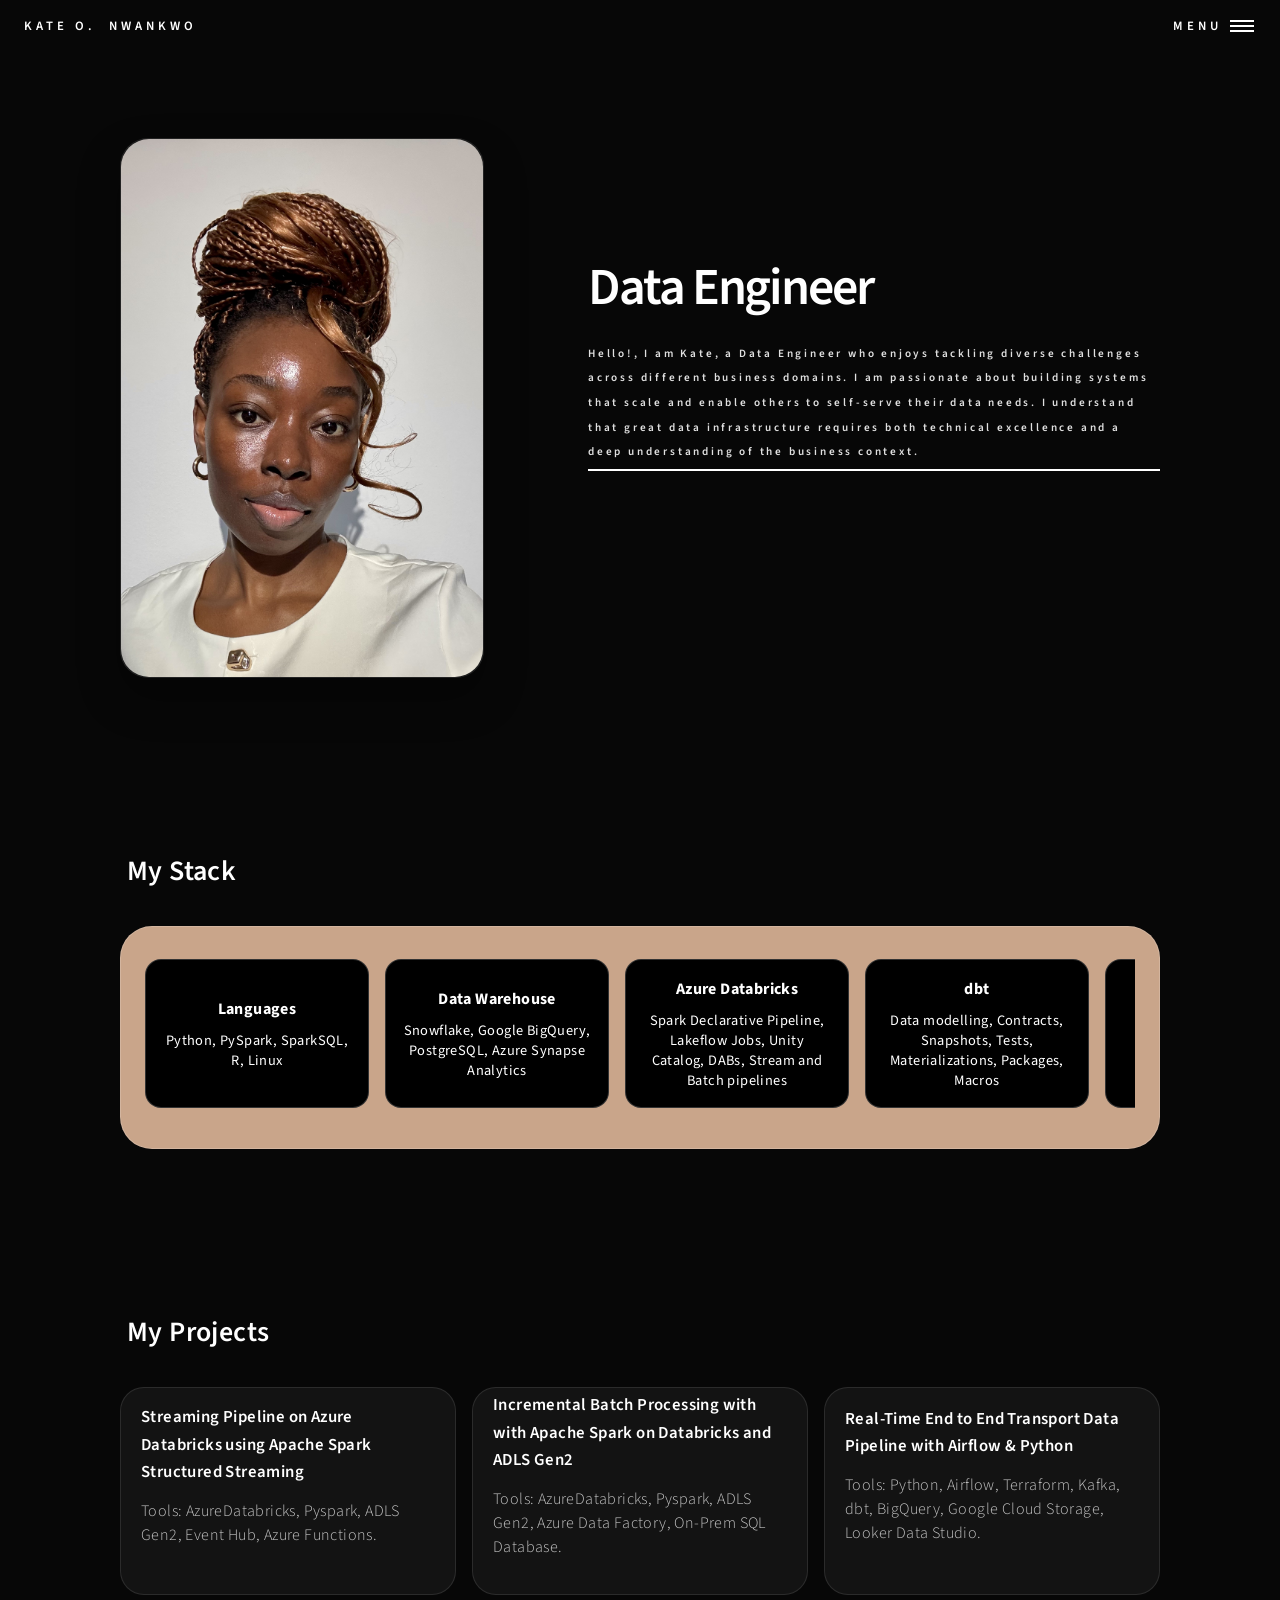
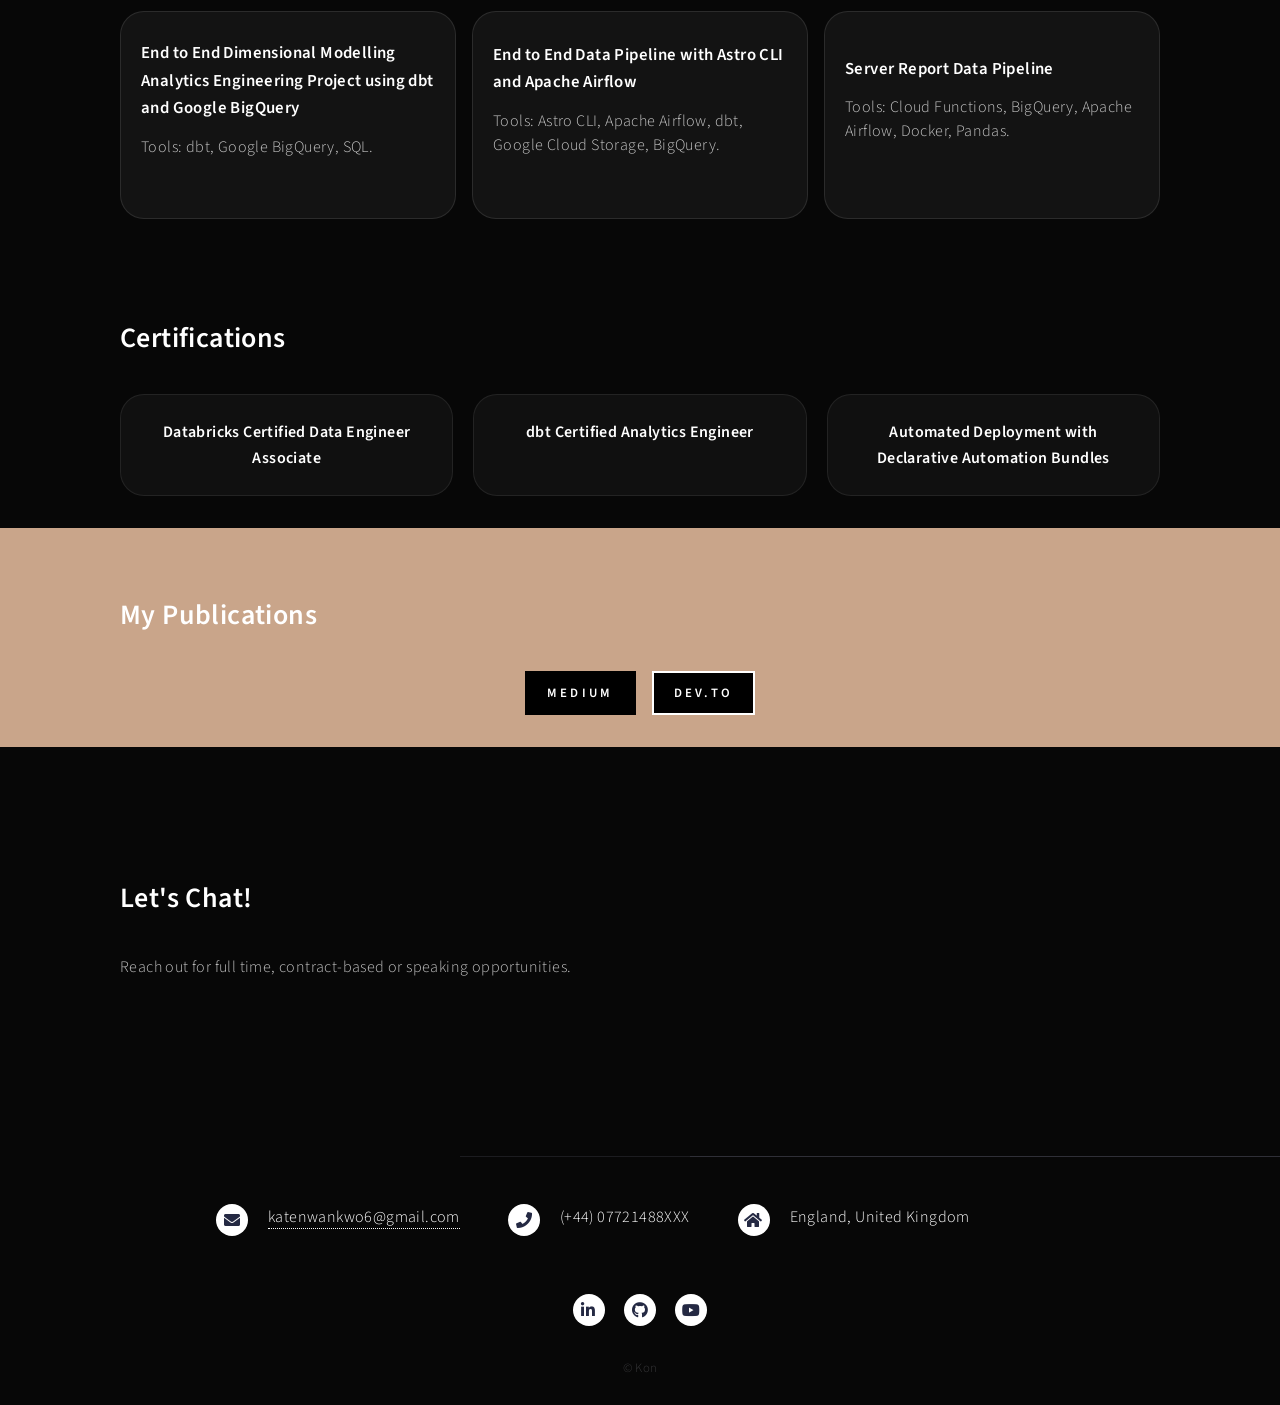
<file: index.html>
<!DOCTYPE HTML>
<!--
	Forty by HTML5 UP
	html5up.net | @ajlkn
	Free for personal and commercial use under the CCA 3.0 license (html5up.net/license)
-->
<html>
	<head>
		<title>Kate O. Nwankwo</title>
		<meta charset="utf-8" />
		<meta name="viewport" content="width=device-width, initial-scale=1, user-scalable=no" />
		<link rel="stylesheet" href="assets/css/main.css" />
		<noscript><link rel="stylesheet" href="assets/css/noscript.css" /></noscript>
	</head>
	<body class="is-preload">

		<!-- Wrapper -->
			<div id="wrapper">

				<!-- Header -->
					<header id="header">
							<a href="index.html" class="logo"><strong>Kate O.</strong> <span>Nwankwo</span></a>
							<nav>
								<a href="#menu">Menu</a>
							</nav>
					</header>
				<!-- Menu -->
					<nav id="menu">
						<ul class="links">
						<li><a href="#stack">My Stack</a></li>
						<li><a href="#portfolio">My Projects</a></li>
						<li><a href="#certifications">Certifications</a></li>
						<li><a href="#publications">My Published work</a></li>
						<li><a href="#contact">Contact me</a></li>
							<!-- <li><a href="Professional Experience.html">Professional Experience</a></li>
							<li><a href="reviews.html">reviews</a></li> -->
						</ul>
						<!-- <ul class="actions stacked">
							<li><a href="#" class="button primary fit">Get Started</a></li>
							<li><a href="#" class="button fit">Log In</a></li>
						</ul> -->
					</nav>

				<!-- Banner -->
					<section id="banner" class="major hero">
						<div class="inner hero-grid">

							<div class="hero-tile long-curved" aria-hidden="true">
								<img src="images/Headshot.jpeg" alt="Headshot" />
							</div>
							<div class="hero-copy">
								<header class="major">
									<h1>Data Engineer</h1>
									<p class="hero-subtitle">Hello!, I am Kate, a Data Engineer 
										                    who enjoys tackling diverse challenges across different business domains. 
															I am passionate about building systems that scale and enable others to self-serve their data needs. 
										                    I understand that great data infrastructure requires both technical excellence and a deep understanding 
															of the business context.</p>
								</header>
								<div class="hero-actions">
									
								</div>
							</div>
							<!-- Long curved square tile beside hero -->
						</div>
						<div class="banner-footer">
							
						</div>
					</section>
					<section id="stack" class="wrapper style1 stack-section">
						<div class="inner">
							<header class="major align-center">
								<h2>My Stack</h2>
							</header>
							<div class="stack-container">
								<div class="stack-track" id="stackTrack">
								<div class="stack-tile">
									<div class="tile-title">Languages</div>
									<p>Python, PySpark, SparkSQL, R, Linux</p>
								</div>
								<div class="stack-tile">
									<div class="tile-title">Data Warehouse</div>
									<p>Snowflake, Google BigQuery, PostgreSQL, Azure Synapse Analytics</p>
								</div>
								<div class="stack-tile">
									<div class="tile-title">Azure Databricks</div>
									<p>Spark Declarative Pipeline, Lakeflow Jobs, Unity Catalog, DABs, Stream and Batch pipelines</p>
								</div>
								<div class="stack-tile">
									<div class="tile-title">dbt</div>
									<p>Data modelling, Contracts, Snapshots, Tests, Materializations, Packages, Macros</p>
								</div>
								<div class="stack-tile">
									<div class="tile-title">Azure</div>
									<p>Azure Data Factory, Azure Data Lake, Azure SQL Databases, Azure Synapse Analytics</p>
								</div>
								<div class="stack-tile">
									<div class="tile-title">GCP</div>
									<p>Google Cloud Storage, BigQuery</p>
								</div>
								<div class="stack-tile">
									<div class="tile-title">DataOps</div>
									<p>GitHub, Terraform, Docker, Apache Airflow</p>
								</div>
							</div>
							</div>
						</div>
					</section>
					<section id="portfolio" class="wrapper style2">
						<div class="inner">
							<header class="major align-center">
								<h2>My Projects</h2>
							</header>
							<div class="project-grid">
							<a href="https://github.com/K-O-N/Streaming-Pipeline-on-Azure-Databricks-using-Event-hub" class="project-card">
								<h3>Streaming Pipeline on Azure Databricks using Apache Spark Structured Streaming</h3>
								<p>Tools: AzureDatabricks, Pyspark, ADLS Gen2, Event Hub, Azure Functions.</p>
							</a>
							<a href="https://github.com/K-O-N/AdventureWorksLT-Data-Lakehouse-Architecture" class="project-card">
								<h3>Incremental Batch Processing with with Apache Spark on Databricks and ADLS Gen2</h3>
								<p>Tools: AzureDatabricks, Pyspark, ADLS Gen2, Azure Data Factory, On-Prem SQL Database.</p>
							</a>
							<a href="https://github.com/K-O-N/TfL-Streaming-Service" class="project-card">
								<h3>Real-Time End to End Transport Data Pipeline with Airflow & Python</h3>
								<p>Tools: Python, Airflow, Terraform, Kafka, dbt, BigQuery, Google Cloud Storage, Looker Data Studio.</p>
							</a>
							<a href="https://github.com/K-O-N/AE_Projects" class="project-card">
								<h3>End to End Dimensional Modelling Analytics Engineering Project using dbt and Google BigQuery</h3>
								<p>Tools: dbt, Google BigQuery, SQL.</p>
							</a>
							<a href="https://github.com/K-O-N/TfL-Streaming-Service" class="project-card">
								<h3>End to End Data Pipeline with Astro CLI and Apache Airflow</h3>
								<p>Tools: Astro CLI, Apache Airflow, dbt, Google Cloud Storage, BigQuery.</p>
							</a>
							<a href="https://github.com/K-O-N/TfL-Streaming-Service" class="project-card">
								<h3>Server Report Data Pipeline</h3>
								<p>Tools: Cloud Functions, BigQuery, Apache Airflow, Docker, Pandas.</p>
							</a>
							</div>
						</div>
					</section>

					<section id="certifications" class="wrapper style1">
						<div class="inner">
							<header class="major">
								<h2>Certifications</h2>
							</header>
							<div class="cert-grid">
								<article class="cert-card"><p>Databricks Certified Data Engineer Associate</p></article>
								<article class="cert-card"><p>dbt Certified Analytics Engineer</p></article>
								<article class="cert-card"><p>Automated Deployment with Declarative Automation Bundles</p></article>
							</div>
						</div>
					</section>

					<section id="publications" class="wrapper style2 pub-section">
						<div class="inner">
							<header class="major">
								<h2>My Publications</h2>
							</header>
							<div class="pub-links">
								<a href="#" class="button primary">Medium</a>
								<a href="#" class="button">Dev.to</a>
							</div>
						</div>
					</section>

					<section id="chat" class="wrapper style1 chat-section">
						<div class="inner">
							<header class="major">
								<h2>Let&#39;s Chat!</h2>
							</header>
							<p>Reach out for full time, contract-based or speaking opportunities.</p>
						</div>
					</section>

			<!-- Contact -->
				<section id="contact">
					<div class="inner">
						<section class="split">
								<section>
									<div class="contact-method">
										<span class="icon solid alt fa-envelope"></span>
										<a href="mailto: katenwankwo6@gmail.com">katenwankwo6@gmail.com</a>
									</div>
								</section>
								<section>
									<div class="contact-method">
										<span class="icon solid alt fa-phone"></span>
										<span>(+44) 07721488XXX</span>
									</div>
								</section>
								<section>
									<div class="contact-method">
										<span class="icon solid alt fa-home"></span>
										<!-- <h3>Location</h3> -->
										<span>England, United Kingdom<br />
									</div>
								</section>
							</section>
						</div>
					</section>

				<!-- Footer -->
					<footer id="footer">
						<div class="inner flex">
							<ul class="icons">
								<!-- <li><a href="#" class="icon brands alt fa-twitter"><span class="label">Twitter</span></a></li>
								<li><a href="#" class="icon brands alt fa-facebook-f"><span class="label">Facebook</span></a></li> -->
								<!-- <li><a href="#" class="icon brands alt fa-instagram"><span class="label">Instagram</span></a></li> -->
								<li><a href="https://www.linkedin.com/in/kate-nwankwo/" class="icon brands alt fa-linkedin-in"><span class="label">LinkedIn</span></a></li>
								<li><a href="https://github.com/K-O-N" class="icon brands alt fa-github"><span class="label">GitHub</span></a></li>
								<li><a href="https://www.youtube.com/@kon.codebase/videos" class="icon brands alt fa-youtube"><span class="label">YouTube</span></a></li>
								<!-- <li><a href="https://www.youtube.com/@kon.designs" class="icon brands alt fa-youtube"><span class="label">YouTube</span></a></li> -->
							</ul>
						</div>

            <div class="inner flex">
							<ul class="copyright">
								<li>&copy; Kon</li>
								<!-- <li>Design: <a href="https://html5up.net">HTML5 UP</a></li> -->
							</ul>
						</div>
					</footer>

			</div>

		<!-- Scripts -->
			<script src="assets/js/jquery.min.js"></script>
			<script src="assets/js/jquery.scrolly.min.js"></script>
			<script src="assets/js/jquery.scrollex.min.js"></script>
			<script src="assets/js/browser.min.js"></script>
			<script src="assets/js/breakpoints.min.js"></script>
			<script src="assets/js/util.js"></script>
			<script src="assets/js/main.js"></script>

	</body>
</html>
</file>
<file: assets/css/noscript.css>
/*
	Forty by HTML5 UP
	html5up.net | @ajlkn
	Free for personal and commercial use under the CCA 3.0 license (html5up.net/license)
*/

/* Banner */

	body.is-preload #banner:after {
		opacity: 0.85;
	}

	body.is-preload #banner > .inner {
		-moz-filter: none;
		-webkit-filter: none;
		-ms-filter: none;
		filter: none;
		-moz-transform: none;
		-webkit-transform: none;
		-ms-transform: none;
		transform: none;
		opacity: 1;
	}
</file>
<file: assets/css/main.css>
@import url(fontawesome-all.min.css);
@import url("https://fonts.googleapis.com/css?family=Source+Sans+Pro:300,300italic,600,600italic");

/*
	Forty by HTML5 UP
	html5up.net | @ajlkn
	Free for personal and commercial use under the CCA 3.0 license (html5up.net/license)
*/

html, body, div, span, applet, object,
iframe, h1, h2, h3, h4, h5, h6, p, blockquote,
pre, a, abbr, acronym, address, big, cite,
code, del, dfn, em, img, ins, kbd, q, s, samp,
small, strike, strong, sub, sup, tt, var, b,
u, i, center, dl, dt, dd, ol, ul, li, fieldset,
form, label, legend, table, caption, tbody,
tfoot, thead, tr, th, td, article, aside,
canvas, details, embed, figure, figcaption,
footer, header, hgroup, menu, nav, output, ruby,
section, summary, time, mark, audio, video {
	margin: 0;
	padding: 0;
	border: 0;
	font-size: 100%;
	font: inherit;
	vertical-align: baseline;}

article, aside, details, figcaption, figure,
footer, header, hgroup, menu, nav, section {
	display: block;}

body {
	line-height: 1;
}

ol, ul {
	list-style: none;
}

blockquote, q {
	quotes: none;
}

	blockquote:before, blockquote:after, q:before, q:after {
		content: '';
		content: none;
	}

table {
	border-collapse: collapse;
	border-spacing: 0;
}

body {
	-webkit-text-size-adjust: none;
}

mark {
	background-color: transparent;
	color: inherit;
}

input::-moz-focus-inner {
	border: 0;
	padding: 0;
}

input, select, textarea {
	-moz-appearance: none;
	-webkit-appearance: none;
	-ms-appearance: none;
	appearance: none;
}

/* Basic */

	@-ms-viewport {
		width: device-width;
	}

	body {
		-ms-overflow-style: scrollbar;
	}

	@media screen and (max-width: 480px) {

		html, body {
			min-width: 320px;
		}

	}

	html {
		box-sizing: border-box;
	}

	*, *:before, *:after {
		box-sizing: inherit;
	}

	body {
		background: #242943;
	}

		body.is-preload *, body.is-preload *:before, body.is-preload *:after {
			-moz-animation: none !important;
			-webkit-animation: none !important;
			-ms-animation: none !important;
			animation: none !important;
			-moz-transition: none !important;
			-webkit-transition: none !important;
			-ms-transition: none !important;
			transition: none !important;
		}

/* Type */

	body, input, select, textarea {
		color: #ffffff;
		font-family: "Source Sans Pro", Helvetica, sans-serif;
		font-size: 17pt;
		font-weight: 300;
		letter-spacing: 0.025em;
		line-height: 1.65;
	}

		@media screen and (max-width: 1680px) {

			body, input, select, textarea {
				font-size: 14pt;
			}

		}

		@media screen and (max-width: 1280px) {

			body, input, select, textarea {
				font-size: 12pt;
			}

		}

		@media screen and (max-width: 360px) {

			body, input, select, textarea {
				font-size: 11pt;
			}

		}

	a {
		-moz-transition: color 0.2s ease-in-out, border-bottom-color 0.2s ease-in-out;
		-webkit-transition: color 0.2s ease-in-out, border-bottom-color 0.2s ease-in-out;
		-ms-transition: color 0.2s ease-in-out, border-bottom-color 0.2s ease-in-out;
		transition: color 0.2s ease-in-out, border-bottom-color 0.2s ease-in-out;
		border-bottom: dotted 1px;
		color: inherit;
		text-decoration: none;
	}

		a:hover {
			border-bottom-color: transparent;
			color: #9bf1ff !important;
		}

		a:active {
			color: #53e3fb !important;
		}

	strong, b {
		color: #ffffff;
		font-weight: 600;
	}

	em, i {
		font-style: italic;
	}

	p {
		margin: 0 0 2em 0;
	}

	h1, h2, h3, h4, h5, h6 {
		color: #ffffff;
		font-weight: 600;
		line-height: 1.65;
		margin: 0 0 1em 0;
	}

		h1 a, h2 a, h3 a, h4 a, h5 a, h6 a {
			color: inherit;
			border-bottom: 0;
		}

	h1 {
		font-size: 2.5em;
	}

	h2 {
		font-size: 1.75em;
	}

	h3 {
		font-size: 1.35em;
	}

	h4 {
		font-size: 1.1em;
	}

	h5 {
		font-size: 0.9em;
	}

	h6 {
		font-size: 0.7em;
	}

	@media screen and (max-width: 736px) {

		h1 {
			font-size: 2em;
		}

		h2 {
			font-size: 1.5em;
		}

		h3 {
			font-size: 1.25em;
		}

	}

	sub {
		font-size: 0.8em;
		position: relative;
		top: 0.5em;
	}

	sup {
		font-size: 0.8em;
		position: relative;
		top: -0.5em;
	}

	blockquote {
		border-left: solid 4px rgba(212, 212, 255, 0.1);
		font-style: italic;
		margin: 0 0 2em 0;
		padding: 0.5em 0 0.5em 2em;
	}

	code {
		background: rgba(212, 212, 255, 0.035);
		font-family: "Courier New", monospace;
		font-size: 0.9em;
		margin: 0 0.25em;
		padding: 0.25em 0.65em;
	}

	pre {
		-webkit-overflow-scrolling: touch;
		font-family: "Courier New", monospace;
		font-size: 0.9em;
		margin: 0 0 2em 0;
	}

		pre code {
			display: block;
			line-height: 1.75;
			padding: 1em 1.5em;
			overflow-x: auto;
		}

	hr {
		border: 0;
		border-bottom: solid 1px rgba(212, 212, 255, 0.1);
		margin: 2em 0;
	}

		hr.major {
			margin: 3em 0;
		}

	.align-left {
		text-align: left;
	}

	.align-center {
		text-align: center;
	}

	.align-right {
		text-align: right;
	}

/* Row */

	.row {
		display: flex;
		flex-wrap: wrap;
		box-sizing: border-box;
		align-items: stretch;
	}

		.row > * {
			box-sizing: border-box;
		}

		.row.gtr-uniform > * > :last-child {
			margin-bottom: 0;
		}

		.row.aln-left {
			justify-content: flex-start;
		}

		.row.aln-center {
			justify-content: center;
		}

		.row.aln-right {
			justify-content: flex-end;
		}

		.row.aln-top {
			align-items: flex-start;
		}

		.row.aln-middle {
			align-items: center;
		}

		.row.aln-bottom {
			align-items: flex-end;
		}

		.row > .imp {
			order: -1;
		}

		.row > .col-1 {
			width: 8.33333%;
		}

		.row > .off-1 {
			margin-left: 8.33333%;
		}

		.row > .col-2 {
			width: 16.66667%;
		}

		.row > .off-2 {
			margin-left: 16.66667%;
		}

		.row > .col-3 {
			width: 25%;
		}

		.row > .off-3 {
			margin-left: 25%;
		}

		.row > .col-4 {
			width: 33.33333%;
		}

		.row > .off-4 {
			margin-left: 33.33333%;
		}

		.row > .col-5 {
			width: 41.66667%;
		}

		.row > .off-5 {
			margin-left: 41.66667%;
		}

		.row > .col-6 {
			width: 50%;
		}

		.row > .off-6 {
			margin-left: 50%;
		}

		.row > .col-7 {
			width: 58.33333%;
		}

		.row > .off-7 {
			margin-left: 58.33333%;
		}

		.row > .col-8 {
			width: 66.66667%;
		}

		.row > .off-8 {
			margin-left: 66.66667%;
		}

		.row > .col-9 {
			width: 75%;
		}

		.row > .off-9 {
			margin-left: 75%;
		}

		.row > .col-10 {
			width: 83.33333%;
		}

		.row > .off-10 {
			margin-left: 83.33333%;
		}

		.row > .col-11 {
			width: 91.66667%;
		}

		.row > .off-11 {
			margin-left: 91.66667%;
		}

		.row > .col-12 {
			width: 100%;
		}

		.row > .off-12 {
			margin-left: 100%;
		}

		.row.gtr-0 {
			margin-top: 0;
			margin-left: 0em;
		}

			.row.gtr-0 > * {
				padding: 0 0 0 0em;
			}

			.row.gtr-0.gtr-uniform {
				margin-top: 0em;
			}

				.row.gtr-0.gtr-uniform > * {
					padding-top: 0em;
				}

		.row.gtr-25 {
			margin-top: 0;
			margin-left: -0.5em;
		}

			.row.gtr-25 > * {
				padding: 0 0 0 0.5em;
			}

			.row.gtr-25.gtr-uniform {
				margin-top: -0.5em;
			}

				.row.gtr-25.gtr-uniform > * {
					padding-top: 0.5em;
				}

		.row.gtr-50 {
			margin-top: 0;
			margin-left: -1em;
		}

			.row.gtr-50 > * {
				padding: 0 0 0 1em;
			}

			.row.gtr-50.gtr-uniform {
				margin-top: -1em;
			}

				.row.gtr-50.gtr-uniform > * {
					padding-top: 1em;
				}

		.row {
			margin-top: 0;
			margin-left: -2em;
		}

			.row > * {
				padding: 0 0 0 2em;
			}

			.row.gtr-uniform {
				margin-top: -2em;
			}

				.row.gtr-uniform > * {
					padding-top: 2em;
				}

		.row.gtr-150 {
			margin-top: 0;
			margin-left: -3em;
		}

			.row.gtr-150 > * {
				padding: 0 0 0 3em;
			}

			.row.gtr-150.gtr-uniform {
				margin-top: -3em;
			}

				.row.gtr-150.gtr-uniform > * {
					padding-top: 3em;
				}

		.row.gtr-200 {
			margin-top: 0;
			margin-left: -4em;
		}

			.row.gtr-200 > * {
				padding: 0 0 0 4em;
			}

			.row.gtr-200.gtr-uniform {
				margin-top: -4em;
			}

				.row.gtr-200.gtr-uniform > * {
					padding-top: 4em;
				}

		@media screen and (max-width: 1680px) {

			.row {
				display: flex;
				flex-wrap: wrap;
				box-sizing: border-box;
				align-items: stretch;
			}

				.row > * {
					box-sizing: border-box;
				}

				.row.gtr-uniform > * > :last-child {
					margin-bottom: 0;
				}

				.row.aln-left {
					justify-content: flex-start;
				}

				.row.aln-center {
					justify-content: center;
				}

				.row.aln-right {
					justify-content: flex-end;
				}

				.row.aln-top {
					align-items: flex-start;
				}

				.row.aln-middle {
					align-items: center;
				}

				.row.aln-bottom {
					align-items: flex-end;
				}

				.row > .imp-xlarge {
					order: -1;
				}

				.row > .col-1-xlarge {
					width: 8.33333%;
				}

				.row > .off-1-xlarge {
					margin-left: 8.33333%;
				}

				.row > .col-2-xlarge {
					width: 16.66667%;
				}

				.row > .off-2-xlarge {
					margin-left: 16.66667%;
				}

				.row > .col-3-xlarge {
					width: 25%;
				}

				.row > .off-3-xlarge {
					margin-left: 25%;
				}

				.row > .col-4-xlarge {
					width: 33.33333%;
				}

				.row > .off-4-xlarge {
					margin-left: 33.33333%;
				}

				.row > .col-5-xlarge {
					width: 41.66667%;
				}

				.row > .off-5-xlarge {
					margin-left: 41.66667%;
				}

				.row > .col-6-xlarge {
					width: 50%;
				}

				.row > .off-6-xlarge {
					margin-left: 50%;
				}

				.row > .col-7-xlarge {
					width: 58.33333%;
				}

				.row > .off-7-xlarge {
					margin-left: 58.33333%;
				}

				.row > .col-8-xlarge {
					width: 66.66667%;
				}

				.row > .off-8-xlarge {
					margin-left: 66.66667%;
				}

				.row > .col-9-xlarge {
					width: 75%;
				}

				.row > .off-9-xlarge {
					margin-left: 75%;
				}

				.row > .col-10-xlarge {
					width: 83.33333%;
				}

				.row > .off-10-xlarge {
					margin-left: 83.33333%;
				}

				.row > .col-11-xlarge {
					width: 91.66667%;
				}

				.row > .off-11-xlarge {
					margin-left: 91.66667%;
				}

				.row > .col-12-xlarge {
					width: 100%;
				}

				.row > .off-12-xlarge {
					margin-left: 100%;
				}

				.row.gtr-0 {
					margin-top: 0;
					margin-left: 0em;
				}

					.row.gtr-0 > * {
						padding: 0 0 0 0em;
					}

					.row.gtr-0.gtr-uniform {
						margin-top: 0em;
					}

						.row.gtr-0.gtr-uniform > * {
							padding-top: 0em;
						}

				.row.gtr-25 {
					margin-top: 0;
					margin-left: -0.5em;
				}

					.row.gtr-25 > * {
						padding: 0 0 0 0.5em;
					}

					.row.gtr-25.gtr-uniform {
						margin-top: -0.5em;
					}

						.row.gtr-25.gtr-uniform > * {
							padding-top: 0.5em;
						}

				.row.gtr-50 {
					margin-top: 0;
					margin-left: -1em;
				}

					.row.gtr-50 > * {
						padding: 0 0 0 1em;
					}

					.row.gtr-50.gtr-uniform {
						margin-top: -1em;
					}

						.row.gtr-50.gtr-uniform > * {
							padding-top: 1em;
						}

				.row {
					margin-top: 0;
					margin-left: -2em;
				}

					.row > * {
						padding: 0 0 0 2em;
					}

					.row.gtr-uniform {
						margin-top: -2em;
					}

						.row.gtr-uniform > * {
							padding-top: 2em;
						}

				.row.gtr-150 {
					margin-top: 0;
					margin-left: -3em;
				}

					.row.gtr-150 > * {
						padding: 0 0 0 3em;
					}

					.row.gtr-150.gtr-uniform {
						margin-top: -3em;
					}

						.row.gtr-150.gtr-uniform > * {
							padding-top: 3em;
						}

				.row.gtr-200 {
					margin-top: 0;
					margin-left: -4em;
				}

					.row.gtr-200 > * {
						padding: 0 0 0 4em;
					}

					.row.gtr-200.gtr-uniform {
						margin-top: -4em;
					}

						.row.gtr-200.gtr-uniform > * {
							padding-top: 4em;
						}

		}

		@media screen and (max-width: 1280px) {

			.row {
				display: flex;
				flex-wrap: wrap;
				box-sizing: border-box;
				align-items: stretch;
			}

				.row > * {
					box-sizing: border-box;
				}

				.row.gtr-uniform > * > :last-child {
					margin-bottom: 0;
				}

				.row.aln-left {
					justify-content: flex-start;
				}

				.row.aln-center {
					justify-content: center;
				}

				.row.aln-right {
					justify-content: flex-end;
				}

				.row.aln-top {
					align-items: flex-start;
				}

				.row.aln-middle {
					align-items: center;
				}

				.row.aln-bottom {
					align-items: flex-end;
				}

				.row > .imp-large {
					order: -1;
				}

				.row > .col-1-large {
					width: 8.33333%;
				}

				.row > .off-1-large {
					margin-left: 8.33333%;
				}

				.row > .col-2-large {
					width: 16.66667%;
				}

				.row > .off-2-large {
					margin-left: 16.66667%;
				}

				.row > .col-3-large {
					width: 25%;
				}

				.row > .off-3-large {
					margin-left: 25%;
				}

				.row > .col-4-large {
					width: 33.33333%;
				}

				.row > .off-4-large {
					margin-left: 33.33333%;
				}

				.row > .col-5-large {
					width: 41.66667%;
				}

				.row > .off-5-large {
					margin-left: 41.66667%;
				}

				.row > .col-6-large {
					width: 50%;
				}

				.row > .off-6-large {
					margin-left: 50%;
				}

				.row > .col-7-large {
					width: 58.33333%;
				}

				.row > .off-7-large {
					margin-left: 58.33333%;
				}

				.row > .col-8-large {
					width: 66.66667%;
				}

				.row > .off-8-large {
					margin-left: 66.66667%;
				}

				.row > .col-9-large {
					width: 75%;
				}

				.row > .off-9-large {
					margin-left: 75%;
				}

				.row > .col-10-large {
					width: 83.33333%;
				}

				.row > .off-10-large {
					margin-left: 83.33333%;
				}

				.row > .col-11-large {
					width: 91.66667%;
				}

				.row > .off-11-large {
					margin-left: 91.66667%;
				}

				.row > .col-12-large {
					width: 100%;
				}

				.row > .off-12-large {
					margin-left: 100%;
				}

				.row.gtr-0 {
					margin-top: 0;
					margin-left: 0em;
				}

					.row.gtr-0 > * {
						padding: 0 0 0 0em;
					}

					.row.gtr-0.gtr-uniform {
						margin-top: 0em;
					}

						.row.gtr-0.gtr-uniform > * {
							padding-top: 0em;
						}

				.row.gtr-25 {
					margin-top: 0;
					margin-left: -0.375em;
				}

					.row.gtr-25 > * {
						padding: 0 0 0 0.375em;
					}

					.row.gtr-25.gtr-uniform {
						margin-top: -0.375em;
					}

						.row.gtr-25.gtr-uniform > * {
							padding-top: 0.375em;
						}

				.row.gtr-50 {
					margin-top: 0;
					margin-left: -0.75em;
				}

					.row.gtr-50 > * {
						padding: 0 0 0 0.75em;
					}

					.row.gtr-50.gtr-uniform {
						margin-top: -0.75em;
					}

						.row.gtr-50.gtr-uniform > * {
							padding-top: 0.75em;
						}

				.row {
					margin-top: 0;
					margin-left: -1.5em;
				}

					.row > * {
						padding: 0 0 0 1.5em;
					}

					.row.gtr-uniform {
						margin-top: -1.5em;
					}

						.row.gtr-uniform > * {
							padding-top: 1.5em;
						}

				.row.gtr-150 {
					margin-top: 0;
					margin-left: -2.25em;
				}

					.row.gtr-150 > * {
						padding: 0 0 0 2.25em;
					}

					.row.gtr-150.gtr-uniform {
						margin-top: -2.25em;
					}

						.row.gtr-150.gtr-uniform > * {
							padding-top: 2.25em;
						}

				.row.gtr-200 {
					margin-top: 0;
					margin-left: -3em;
				}

					.row.gtr-200 > * {
						padding: 0 0 0 3em;
					}

					.row.gtr-200.gtr-uniform {
						margin-top: -3em;
					}

						.row.gtr-200.gtr-uniform > * {
							padding-top: 3em;
						}

		}

		@media screen and (max-width: 980px) {

			.row {
				display: flex;
				flex-wrap: wrap;
				box-sizing: border-box;
				align-items: stretch;
			}

				.row > * {
					box-sizing: border-box;
				}

				.row.gtr-uniform > * > :last-child {
					margin-bottom: 0;
				}

				.row.aln-left {
					justify-content: flex-start;
				}

				.row.aln-center {
					justify-content: center;
				}

				.row.aln-right {
					justify-content: flex-end;
				}

				.row.aln-top {
					align-items: flex-start;
				}

				.row.aln-middle {
					align-items: center;
				}

				.row.aln-bottom {
					align-items: flex-end;
				}

				.row > .imp-medium {
					order: -1;
				}

				.row > .col-1-medium {
					width: 8.33333%;
				}

				.row > .off-1-medium {
					margin-left: 8.33333%;
				}

				.row > .col-2-medium {
					width: 16.66667%;
				}

				.row > .off-2-medium {
					margin-left: 16.66667%;
				}

				.row > .col-3-medium {
					width: 25%;
				}

				.row > .off-3-medium {
					margin-left: 25%;
				}

				.row > .col-4-medium {
					width: 33.33333%;
				}

				.row > .off-4-medium {
					margin-left: 33.33333%;
				}

				.row > .col-5-medium {
					width: 41.66667%;
				}

				.row > .off-5-medium {
					margin-left: 41.66667%;
				}

				.row > .col-6-medium {
					width: 50%;
				}

				.row > .off-6-medium {
					margin-left: 50%;
				}

				.row > .col-7-medium {
					width: 58.33333%;
				}

				.row > .off-7-medium {
					margin-left: 58.33333%;
				}

				.row > .col-8-medium {
					width: 66.66667%;
				}

				.row > .off-8-medium {
					margin-left: 66.66667%;
				}

				.row > .col-9-medium {
					width: 75%;
				}

				.row > .off-9-medium {
					margin-left: 75%;
				}

				.row > .col-10-medium {
					width: 83.33333%;
				}

				.row > .off-10-medium {
					margin-left: 83.33333%;
				}

				.row > .col-11-medium {
					width: 91.66667%;
				}

				.row > .off-11-medium {
					margin-left: 91.66667%;
				}

				.row > .col-12-medium {
					width: 100%;
				}

				.row > .off-12-medium {
					margin-left: 100%;
				}

				.row.gtr-0 {
					margin-top: 0;
					margin-left: 0em;
				}

					.row.gtr-0 > * {
						padding: 0 0 0 0em;
					}

					.row.gtr-0.gtr-uniform {
						margin-top: 0em;
					}

						.row.gtr-0.gtr-uniform > * {
							padding-top: 0em;
						}

				.row.gtr-25 {
					margin-top: 0;
					margin-left: -0.375em;
				}

					.row.gtr-25 > * {
						padding: 0 0 0 0.375em;
					}

					.row.gtr-25.gtr-uniform {
						margin-top: -0.375em;
					}

						.row.gtr-25.gtr-uniform > * {
							padding-top: 0.375em;
						}

				.row.gtr-50 {
					margin-top: 0;
					margin-left: -0.75em;
				}

					.row.gtr-50 > * {
						padding: 0 0 0 0.75em;
					}

					.row.gtr-50.gtr-uniform {
						margin-top: -0.75em;
					}

						.row.gtr-50.gtr-uniform > * {
							padding-top: 0.75em;
						}

				.row {
					margin-top: 0;
					margin-left: -1.5em;
				}

					.row > * {
						padding: 0 0 0 1.5em;
					}

					.row.gtr-uniform {
						margin-top: -1.5em;
					}

						.row.gtr-uniform > * {
							padding-top: 1.5em;
						}

				.row.gtr-150 {
					margin-top: 0;
					margin-left: -2.25em;
				}

					.row.gtr-150 > * {
						padding: 0 0 0 2.25em;
					}

					.row.gtr-150.gtr-uniform {
						margin-top: -2.25em;
					}

						.row.gtr-150.gtr-uniform > * {
							padding-top: 2.25em;
						}

				.row.gtr-200 {
					margin-top: 0;
					margin-left: -3em;
				}

					.row.gtr-200 > * {
						padding: 0 0 0 3em;
					}

					.row.gtr-200.gtr-uniform {
						margin-top: -3em;
					}

						.row.gtr-200.gtr-uniform > * {
							padding-top: 3em;
						}

		}

		@media screen and (max-width: 736px) {

			.row {
				display: flex;
				flex-wrap: wrap;
				box-sizing: border-box;
				align-items: stretch;
			}

				.row > * {
					box-sizing: border-box;
				}

				.row.gtr-uniform > * > :last-child {
					margin-bottom: 0;
				}

				.row.aln-left {
					justify-content: flex-start;
				}

				.row.aln-center {
					justify-content: center;
				}

				.row.aln-right {
					justify-content: flex-end;
				}

				.row.aln-top {
					align-items: flex-start;
				}

				.row.aln-middle {
					align-items: center;
				}

				.row.aln-bottom {
					align-items: flex-end;
				}

				.row > .imp-small {
					order: -1;
				}

				.row > .col-1-small {
					width: 8.33333%;
				}

				.row > .off-1-small {
					margin-left: 8.33333%;
				}

				.row > .col-2-small {
					width: 16.66667%;
				}

				.row > .off-2-small {
					margin-left: 16.66667%;
				}

				.row > .col-3-small {
					width: 25%;
				}

				.row > .off-3-small {
					margin-left: 25%;
				}

				.row > .col-4-small {
					width: 33.33333%;
				}

				.row > .off-4-small {
					margin-left: 33.33333%;
				}

				.row > .col-5-small {
					width: 41.66667%;
				}

				.row > .off-5-small {
					margin-left: 41.66667%;
				}

				.row > .col-6-small {
					width: 50%;
				}

				.row > .off-6-small {
					margin-left: 50%;
				}

				.row > .col-7-small {
					width: 58.33333%;
				}

				.row > .off-7-small {
					margin-left: 58.33333%;
				}

				.row > .col-8-small {
					width: 66.66667%;
				}

				.row > .off-8-small {
					margin-left: 66.66667%;
				}

				.row > .col-9-small {
					width: 75%;
				}

				.row > .off-9-small {
					margin-left: 75%;
				}

				.row > .col-10-small {
					width: 83.33333%;
				}

				.row > .off-10-small {
					margin-left: 83.33333%;
				}

				.row > .col-11-small {
					width: 91.66667%;
				}

				.row > .off-11-small {
					margin-left: 91.66667%;
				}

				.row > .col-12-small {
					width: 100%;
				}

				.row > .off-12-small {
					margin-left: 100%;
				}

				.row.gtr-0 {
					margin-top: 0;
					margin-left: 0em;
				}

					.row.gtr-0 > * {
						padding: 0 0 0 0em;
					}

					.row.gtr-0.gtr-uniform {
						margin-top: 0em;
					}

						.row.gtr-0.gtr-uniform > * {
							padding-top: 0em;
						}

				.row.gtr-25 {
					margin-top: 0;
					margin-left: -0.3125em;
				}

					.row.gtr-25 > * {
						padding: 0 0 0 0.3125em;
					}

					.row.gtr-25.gtr-uniform {
						margin-top: -0.3125em;
					}

						.row.gtr-25.gtr-uniform > * {
							padding-top: 0.3125em;
						}

				.row.gtr-50 {
					margin-top: 0;
					margin-left: -0.625em;
				}

					.row.gtr-50 > * {
						padding: 0 0 0 0.625em;
					}

					.row.gtr-50.gtr-uniform {
						margin-top: -0.625em;
					}

						.row.gtr-50.gtr-uniform > * {
							padding-top: 0.625em;
						}

				.row {
					margin-top: 0;
					margin-left: -1.25em;
				}

					.row > * {
						padding: 0 0 0 1.25em;
					}

					.row.gtr-uniform {
						margin-top: -1.25em;
					}

						.row.gtr-uniform > * {
							padding-top: 1.25em;
						}

				.row.gtr-150 {
					margin-top: 0;
					margin-left: -1.875em;
				}

					.row.gtr-150 > * {
						padding: 0 0 0 1.875em;
					}

					.row.gtr-150.gtr-uniform {
						margin-top: -1.875em;
					}

						.row.gtr-150.gtr-uniform > * {
							padding-top: 1.875em;
						}

				.row.gtr-200 {
					margin-top: 0;
					margin-left: -2.5em;
				}

					.row.gtr-200 > * {
						padding: 0 0 0 2.5em;
					}

					.row.gtr-200.gtr-uniform {
						margin-top: -2.5em;
					}

						.row.gtr-200.gtr-uniform > * {
							padding-top: 2.5em;
						}

		}

		@media screen and (max-width: 480px) {

			.row {
				display: flex;
				flex-wrap: wrap;
				box-sizing: border-box;
				align-items: stretch;
			}

				.row > * {
					box-sizing: border-box;
				}

				.row.gtr-uniform > * > :last-child {
					margin-bottom: 0;
				}

				.row.aln-left {
					justify-content: flex-start;
				}

				.row.aln-center {
					justify-content: center;
				}

				.row.aln-right {
					justify-content: flex-end;
				}

				.row.aln-top {
					align-items: flex-start;
				}

				.row.aln-middle {
					align-items: center;
				}

				.row.aln-bottom {
					align-items: flex-end;
				}

				.row > .imp-xsmall {
					order: -1;
				}

				.row > .col-1-xsmall {
					width: 8.33333%;
				}

				.row > .off-1-xsmall {
					margin-left: 8.33333%;
				}

				.row > .col-2-xsmall {
					width: 16.66667%;
				}

				.row > .off-2-xsmall {
					margin-left: 16.66667%;
				}

				.row > .col-3-xsmall {
					width: 25%;
				}

				.row > .off-3-xsmall {
					margin-left: 25%;
				}

				.row > .col-4-xsmall {
					width: 33.33333%;
				}

				.row > .off-4-xsmall {
					margin-left: 33.33333%;
				}

				.row > .col-5-xsmall {
					width: 41.66667%;
				}

				.row > .off-5-xsmall {
					margin-left: 41.66667%;
				}

				.row > .col-6-xsmall {
					width: 50%;
				}

				.row > .off-6-xsmall {
					margin-left: 50%;
				}

				.row > .col-7-xsmall {
					width: 58.33333%;
				}

				.row > .off-7-xsmall {
					margin-left: 58.33333%;
				}

				.row > .col-8-xsmall {
					width: 66.66667%;
				}

				.row > .off-8-xsmall {
					margin-left: 66.66667%;
				}

				.row > .col-9-xsmall {
					width: 75%;
				}

				.row > .off-9-xsmall {
					margin-left: 75%;
				}

				.row > .col-10-xsmall {
					width: 83.33333%;
				}

				.row > .off-10-xsmall {
					margin-left: 83.33333%;
				}

				.row > .col-11-xsmall {
					width: 91.66667%;
				}

				.row > .off-11-xsmall {
					margin-left: 91.66667%;
				}

				.row > .col-12-xsmall {
					width: 100%;
				}

				.row > .off-12-xsmall {
					margin-left: 100%;
				}

				.row.gtr-0 {
					margin-top: 0;
					margin-left: 0em;
				}

					.row.gtr-0 > * {
						padding: 0 0 0 0em;
					}

					.row.gtr-0.gtr-uniform {
						margin-top: 0em;
					}

						.row.gtr-0.gtr-uniform > * {
							padding-top: 0em;
						}

				.row.gtr-25 {
					margin-top: 0;
					margin-left: -0.3125em;
				}

					.row.gtr-25 > * {
						padding: 0 0 0 0.3125em;
					}

					.row.gtr-25.gtr-uniform {
						margin-top: -0.3125em;
					}

						.row.gtr-25.gtr-uniform > * {
							padding-top: 0.3125em;
						}

				.row.gtr-50 {
					margin-top: 0;
					margin-left: -0.625em;
				}

					.row.gtr-50 > * {
						padding: 0 0 0 0.625em;
					}

					.row.gtr-50.gtr-uniform {
						margin-top: -0.625em;
					}

						.row.gtr-50.gtr-uniform > * {
							padding-top: 0.625em;
						}

				.row {
					margin-top: 0;
					margin-left: -1.25em;
				}

					.row > * {
						padding: 0 0 0 1.25em;
					}

					.row.gtr-uniform {
						margin-top: -1.25em;
					}

						.row.gtr-uniform > * {
							padding-top: 1.25em;
						}

				.row.gtr-150 {
					margin-top: 0;
					margin-left: -1.875em;
				}

					.row.gtr-150 > * {
						padding: 0 0 0 1.875em;
					}

					.row.gtr-150.gtr-uniform {
						margin-top: -1.875em;
					}

						.row.gtr-150.gtr-uniform > * {
							padding-top: 1.875em;
						}

				.row.gtr-200 {
					margin-top: 0;
					margin-left: -2.5em;
				}

					.row.gtr-200 > * {
						padding: 0 0 0 2.5em;
					}

					.row.gtr-200.gtr-uniform {
						margin-top: -2.5em;
					}

						.row.gtr-200.gtr-uniform > * {
							padding-top: 2.5em;
						}

		}

/* Section/Article */

	section.special, article.special {
		text-align: center;
	}

	header.major {
		width: -moz-max-content;
		width: -webkit-max-content;
		width: -ms-max-content;
		width: max-content;
		margin-bottom: 2em;
	}

		header.major > :first-child {
			margin-bottom: 0;
			width: calc(100% + 0.5em);
		}

			header.major > :nth-child(2):after {
				content: '';
				background-color: #ffffff;
				display: block;
				height: 2px;
				margin: 0.325em 0 0.5em 0;
				width: 100%;
			}

		header.major > p {
			font-size: 0.7em;
			font-weight: 600;
			letter-spacing: 0.25em;
			margin-bottom: 0;
			text-transform: uppercase;
		}

		body.is-ie header.major > :nth-child(2):after {
			max-width: 9em;
		}

		body.is-ie header.major > h1:after {
			max-width: 100% !important;
		}

	@media screen and (max-width: 736px) {

		header.major > p br {
			display: none;
		}

	}

/* Form */

	form {
		margin: 0 0 2em 0;
	}

		form > :last-child {
			margin-bottom: 0;
		}

		form > .fields {
			display: -moz-flex;
			display: -webkit-flex;
			display: -ms-flex;
			display: flex;
			-moz-flex-wrap: wrap;
			-webkit-flex-wrap: wrap;
			-ms-flex-wrap: wrap;
			flex-wrap: wrap;
			width: calc(100% + 3em);
			margin: -1.5em 0 2em -1.5em;
		}

			form > .fields > .field {
				-moz-flex-grow: 0;
				-webkit-flex-grow: 0;
				-ms-flex-grow: 0;
				flex-grow: 0;
				-moz-flex-shrink: 0;
				-webkit-flex-shrink: 0;
				-ms-flex-shrink: 0;
				flex-shrink: 0;
				padding: 1.5em 0 0 1.5em;
				width: calc(100% - 1.5em);
			}

				form > .fields > .field.half {
					width: calc(50% - 0.75em);
				}

				form > .fields > .field.third {
					width: calc(100%/3 - 0.5em);
				}

				form > .fields > .field.quarter {
					width: calc(25% - 0.375em);
				}

		@media screen and (max-width: 480px) {

			form > .fields {
				width: calc(100% + 3em);
				margin: -1.5em 0 2em -1.5em;
			}

				form > .fields > .field {
					padding: 1.5em 0 0 1.5em;
					width: calc(100% - 1.5em);
				}

					form > .fields > .field.half {
						width: calc(100% - 1.5em);
					}

					form > .fields > .field.third {
						width: calc(100% - 1.5em);
					}

					form > .fields > .field.quarter {
						width: calc(100% - 1.5em);
					}

		}

	label {
		color: #ffffff;
		display: block;
		font-size: 0.8em;
		font-weight: 600;
		letter-spacing: 0.25em;
		margin: 0 0 1em 0;
		text-transform: uppercase;
	}

	input[type="text"],
	input[type="password"],
	input[type="email"],
	input[type="tel"],
	input[type="search"],
	input[type="url"],
	select,
	textarea {
		-moz-appearance: none;
		-webkit-appearance: none;
		-ms-appearance: none;
		appearance: none;
		background: rgba(212, 212, 255, 0.035);
		border: none;
		border-radius: 0;
		color: inherit;
		display: block;
		outline: 0;
		padding: 0 1em;
		text-decoration: none;
		width: 100%;
	}

		input[type="text"]:invalid,
		input[type="password"]:invalid,
		input[type="email"]:invalid,
		input[type="tel"]:invalid,
		input[type="search"]:invalid,
		input[type="url"]:invalid,
		select:invalid,
		textarea:invalid {
			box-shadow: none;
		}

		input[type="text"]:focus,
		input[type="password"]:focus,
		input[type="email"]:focus,
		input[type="tel"]:focus,
		input[type="search"]:focus,
		input[type="url"]:focus,
		select:focus,
		textarea:focus {
			border-color: #9bf1ff;
			box-shadow: 0 0 0 2px #9bf1ff;
		}

	select {
		background-image: url("data:image/svg+xml;charset=utf8,%3Csvg xmlns='http://www.w3.org/2000/svg' width='40' height='40' preserveAspectRatio='none' viewBox='0 0 40 40'%3E%3Cpath d='M9.4,12.3l10.4,10.4l10.4-10.4c0.2-0.2,0.5-0.4,0.9-0.4c0.3,0,0.6,0.1,0.9,0.4l3.3,3.3c0.2,0.2,0.4,0.5,0.4,0.9 c0,0.4-0.1,0.6-0.4,0.9L20.7,31.9c-0.2,0.2-0.5,0.4-0.9,0.4c-0.3,0-0.6-0.1-0.9-0.4L4.3,17.3c-0.2-0.2-0.4-0.5-0.4-0.9 c0-0.4,0.1-0.6,0.4-0.9l3.3-3.3c0.2-0.2,0.5-0.4,0.9-0.4S9.1,12.1,9.4,12.3z' fill='rgba(212, 212, 255, 0.1)' /%3E%3C/svg%3E");
		background-size: 1.25rem;
		background-repeat: no-repeat;
		background-position: calc(100% - 1rem) center;
		height: 2.75em;
		padding-right: 2.75em;
		text-overflow: ellipsis;
	}

		select option {
			color: #ffffff;
			background: #242943;
		}

		select:focus::-ms-value {
			background-color: transparent;
		}

		select::-ms-expand {
			display: none;
		}

	input[type="text"],
	input[type="password"],
	input[type="email"],
	input[type="tel"],
	input[type="search"],
	input[type="url"],
	select {
		height: 2.75em;
	}

	textarea {
		padding: 0.75em 1em;
	}

	input[type="checkbox"],
	input[type="radio"] {
		-moz-appearance: none;
		-webkit-appearance: none;
		-ms-appearance: none;
		appearance: none;
		display: block;
		float: left;
		margin-right: -2em;
		opacity: 0;
		width: 1em;
		z-index: -1;
	}

		input[type="checkbox"] + label,
		input[type="radio"] + label {
			text-decoration: none;
			color: #ffffff;
			cursor: pointer;
			display: inline-block;
			font-weight: 300;
			padding-left: 2.65em;
			padding-right: 0.75em;
			position: relative;
		}

			input[type="checkbox"] + label:before,
			input[type="radio"] + label:before {
				-moz-osx-font-smoothing: grayscale;
				-webkit-font-smoothing: antialiased;
				display: inline-block;
				font-style: normal;
				font-variant: normal;
				text-rendering: auto;
				line-height: 1;
				text-transform: none !important;
				font-family: 'Font Awesome 5 Free';
				font-weight: 900;
			}

			input[type="checkbox"] + label:before,
			input[type="radio"] + label:before {
				background: rgba(212, 212, 255, 0.035);
				content: '';
				display: inline-block;
				font-size: 0.8em;
				height: 2.0625em;
				left: 0;
				letter-spacing: 0;
				line-height: 2.0625em;
				position: absolute;
				text-align: center;
				top: 0;
				width: 2.0625em;
			}

		input[type="checkbox"]:checked + label:before,
		input[type="radio"]:checked + label:before {
			background: #ffffff;
			border-color: #9bf1ff;
			content: '\f00c';
			color: #242943;
		}

		input[type="checkbox"]:focus + label:before,
		input[type="radio"]:focus + label:before {
			box-shadow: 0 0 0 2px #9bf1ff;
		}

	input[type="radio"] + label:before {
		border-radius: 100%;
	}

	::-webkit-input-placeholder {
		color: rgba(244, 244, 255, 0.2) !important;
		opacity: 1.0;
	}

	:-moz-placeholder {
		color: rgba(244, 244, 255, 0.2) !important;
		opacity: 1.0;
	}

	::-moz-placeholder {
		color: rgba(244, 244, 255, 0.2) !important;
		opacity: 1.0;
	}

	:-ms-input-placeholder {
		color: rgba(244, 244, 255, 0.2) !important;
		opacity: 1.0;
	}

/* Box */

	.box {
		border: solid 1px rgba(212, 212, 255, 0.1);
		margin-bottom: 2em;
		padding: 1.5em;
	}

		.box > :last-child,
		.box > :last-child > :last-child,
		.box > :last-child > :last-child > :last-child {
			margin-bottom: 0;
		}

		.box.alt {
			border: 0;
			border-radius: 0;
			padding: 0;
		}

/* Icon */

	.icon {
		text-decoration: none;
		border-bottom: none;
		position: relative;
	}

		.icon:before {
			-moz-osx-font-smoothing: grayscale;
			-webkit-font-smoothing: antialiased;
			display: inline-block;
			font-style: normal;
			font-variant: normal;
			text-rendering: auto;
			line-height: 1;
			text-transform: none !important;
			font-family: 'Font Awesome 5 Free';
			font-weight: 400;
		}

		.icon > .label {
			display: none;
		}

		.icon:before {
			line-height: inherit;
		}

		.icon.solid:before {
			font-weight: 900;
		}

		.icon.brands:before {
			font-family: 'Font Awesome 5 Brands';
		}

		.icon.alt:before {
			background-color: #ffffff;
			border-radius: 100%;
			color: #242943;
			display: inline-block;
			height: 2em;
			line-height: 2em;
			text-align: center;
			width: 2em;
		}

	a.icon.alt:before {
		-moz-transition: background-color 0.2s ease-in-out;
		-webkit-transition: background-color 0.2s ease-in-out;
		-ms-transition: background-color 0.2s ease-in-out;
		transition: background-color 0.2s ease-in-out;
	}

	a.icon.alt:hover:before {
		background-color: #6fc3df;
	}

	a.icon.alt:active:before {
		background-color: #37a6cb;
	}

/* Image */

	.image {
		border: 0;
		display: inline-block;
		position: relative;
	}

		.image img {
			display: block;
		}

		.image.left, .image.right {
			max-width: 30%;
		}

			.image.left img, .image.right img {
				width: 100%;
			}

		.image.left {
			float: left;
			margin: 0 1.5em 1.25em 0;
			top: 0.25em;
		}

		.image.right {
			float: right;
			margin: 0 0 1.25em 1.5em;
			top: 0.25em;
		}

		.image.fit {
			display: block;
			margin: 0 0 2em 0;
			width: 100%;
		}

			.image.fit img {
				width: 100%;
			}

		.image.main {
			display: block;
			margin: 2.5em 0;
			width: 100%;
		}

			.image.main img {
				width: 100%;
			}

			@media screen and (max-width: 736px) {

				.image.main {
					margin: 1.5em 0;
				}

			}

/* List */

	ol {
		list-style: decimal;
		margin: 0 0 2em 0;
		padding-left: 1.25em;
	}

		ol li {
			padding-left: 0.25em;
		}

	ul {
		list-style: disc;
		margin: 0 0 2em 0;
		padding-left: 1em;
	}

		ul li {
			padding-left: 0.5em;
		}

		ul.alt {
			list-style: none;
			padding-left: 0;
		}

			ul.alt li {
				border-top: solid 1px rgba(212, 212, 255, 0.1);
				padding: 0.5em 0;
			}

				ul.alt li:first-child {
					border-top: 0;
					padding-top: 0;
				}

	dl {
		margin: 0 0 2em 0;
	}

		dl dt {
			display: block;
			font-weight: 600;
			margin: 0 0 1em 0;
		}

		dl dd {
			margin-left: 2em;
		}

/* Actions */

	ul.actions {
		display: -moz-flex;
		display: -webkit-flex;
		display: -ms-flex;
		display: flex;
		cursor: default;
		list-style: none;
		margin-left: -1em;
		padding-left: 0;
	}

		ul.actions li {
			padding: 0 0 0 1em;
			vertical-align: middle;
		}

		ul.actions.special {
			-moz-justify-content: center;
			-webkit-justify-content: center;
			-ms-justify-content: center;
			justify-content: center;
			width: 100%;
			margin-left: 0;
		}

			ul.actions.special li:first-child {
				padding-left: 0;
			}

		ul.actions.stacked {
			-moz-flex-direction: column;
			-webkit-flex-direction: column;
			-ms-flex-direction: column;
			flex-direction: column;
			margin-left: 0;
		}

			ul.actions.stacked li {
				padding: 1.3em 0 0 0;
			}

				ul.actions.stacked li:first-child {
					padding-top: 0;
				}

		ul.actions.fit {
			width: calc(100% + 1em);
		}

			ul.actions.fit li {
				-moz-flex-grow: 1;
				-webkit-flex-grow: 1;
				-ms-flex-grow: 1;
				flex-grow: 1;
				-moz-flex-shrink: 1;
				-webkit-flex-shrink: 1;
				-ms-flex-shrink: 1;
				flex-shrink: 1;
				width: 100%;
			}

				ul.actions.fit li > * {
					width: 100%;
				}

			ul.actions.fit.stacked {
				width: 100%;
			}

/* Icons */

	ul.icons {
		cursor: default;
		list-style: none;
		padding-left: 0;
	}

		ul.icons li {
			display: inline-block;
			padding: 0 1em 0 0;
		}

			ul.icons li:last-child {
				padding-right: 0;
			}

		@media screen and (max-width: 736px) {

			ul.icons li {
				padding: 0 0.75em 0 0;
			}

		}

/* Pagination */

	ul.pagination {
		cursor: default;
		list-style: none;
		padding-left: 0;
	}

		ul.pagination li {
			display: inline-block;
			padding-left: 0;
			vertical-align: middle;
		}

			ul.pagination li > .page {
				-moz-transition: background-color 0.2s ease-in-out, color 0.2s ease-in-out;
				-webkit-transition: background-color 0.2s ease-in-out, color 0.2s ease-in-out;
				-ms-transition: background-color 0.2s ease-in-out, color 0.2s ease-in-out;
				transition: background-color 0.2s ease-in-out, color 0.2s ease-in-out;
				border-bottom: 0;
				display: inline-block;
				font-size: 0.8em;
				font-weight: 600;
				height: 1.5em;
				line-height: 1.5em;
				margin: 0 0.125em;
				min-width: 1.5em;
				padding: 0 0.5em;
				text-align: center;
			}

				ul.pagination li > .page.active {
					background-color: #ffffff;
					color: #242943;
				}

					ul.pagination li > .page.active:hover {
						background-color: #9bf1ff;
						color: #242943 !important;
					}

					ul.pagination li > .page.active:active {
						background-color: #53e3fb;
					}

			ul.pagination li:first-child {
				padding-right: 0.75em;
			}

			ul.pagination li:last-child {
				padding-left: 0.75em;
			}

		@media screen and (max-width: 480px) {

			ul.pagination li:nth-child(n+2):nth-last-child(n+2) {
				display: none;
			}

			ul.pagination li:first-child {
				padding-right: 0;
			}

		}

/* Table */

	.table-wrapper {
		-webkit-overflow-scrolling: touch;
		overflow-x: auto;
	}

	table {
		margin: 0 0 2em 0;
		width: 100%;
	}

		table tbody tr {
			border: solid 1px rgba(212, 212, 255, 0.1);
			border-left: 0;
			border-right: 0;
		}

			table tbody tr:nth-child(2n + 1) {
				background-color: rgba(212, 212, 255, 0.035);
			}

		table td {
			padding: 0.75em 0.75em;
		}

		table th {
			color: #ffffff;
			font-size: 0.9em;
			font-weight: 600;
			padding: 0 0.75em 0.75em 0.75em;
			text-align: left;
		}

		table thead {
			border-bottom: solid 2px rgba(212, 212, 255, 0.1);
		}

		table tfoot {
			border-top: solid 2px rgba(212, 212, 255, 0.1);
		}

		table.alt {
			border-collapse: separate;
		}

			table.alt tbody tr td {
				border: solid 1px rgba(212, 212, 255, 0.1);
				border-left-width: 0;
				border-top-width: 0;
			}

				table.alt tbody tr td:first-child {
					border-left-width: 1px;
				}

			table.alt tbody tr:first-child td {
				border-top-width: 1px;
			}

			table.alt thead {
				border-bottom: 0;
			}

			table.alt tfoot {
				border-top: 0;
			}

/* Button */

	input[type="submit"],
	input[type="reset"],
	input[type="button"],
	button,
	.button {
		-moz-appearance: none;
		-webkit-appearance: none;
		-ms-appearance: none;
		appearance: none;
		-moz-transition: background-color 0.2s ease-in-out, box-shadow 0.2s ease-in-out, color 0.2s ease-in-out;
		-webkit-transition: background-color 0.2s ease-in-out, box-shadow 0.2s ease-in-out, color 0.2s ease-in-out;
		-ms-transition: background-color 0.2s ease-in-out, box-shadow 0.2s ease-in-out, color 0.2s ease-in-out;
		transition: background-color 0.2s ease-in-out, box-shadow 0.2s ease-in-out, color 0.2s ease-in-out;
		background-color: transparent;
		border: 0;
		border-radius: 0;
		box-shadow: inset 0 0 0 2px #ffffff;
		color: #ffffff;
		cursor: pointer;
		display: inline-block;
		font-size: 0.8em;
		font-weight: 600;
		height: 3.5em;
		letter-spacing: 0.25em;
		line-height: 3.5em;
		padding: 0 1.75em;
		text-align: center;
		text-decoration: none;
		text-transform: uppercase;
		white-space: nowrap;
	}

		input[type="submit"]:hover, input[type="submit"]:active,
		input[type="reset"]:hover,
		input[type="reset"]:active,
		input[type="button"]:hover,
		input[type="button"]:active,
		button:hover,
		button:active,
		.button:hover,
		.button:active {
			box-shadow: inset 0 0 0 2px #9bf1ff;
			color: #9bf1ff;
		}

		input[type="submit"]:active,
		input[type="reset"]:active,
		input[type="button"]:active,
		button:active,
		.button:active {
			background-color: rgba(155, 241, 255, 0.1);
			box-shadow: inset 0 0 0 2px #53e3fb;
			color: #53e3fb;
		}

		input[type="submit"].icon:before,
		input[type="reset"].icon:before,
		input[type="button"].icon:before,
		button.icon:before,
		.button.icon:before {
			margin-right: 0.5em;
		}

		input[type="submit"].fit,
		input[type="reset"].fit,
		input[type="button"].fit,
		button.fit,
		.button.fit {
			width: 100%;
		}

		input[type="submit"].small,
		input[type="reset"].small,
		input[type="button"].small,
		button.small,
		.button.small {
			font-size: 0.6em;
		}

		input[type="submit"].large,
		input[type="reset"].large,
		input[type="button"].large,
		button.large,
		.button.large {
			font-size: 1.25em;
			height: 3em;
			line-height: 3em;
		}

		input[type="submit"].next,
		input[type="reset"].next,
		input[type="button"].next,
		button.next,
		.button.next {
			padding-right: 4.5em;
			position: relative;
		}

			input[type="submit"].next:before, input[type="submit"].next:after,
			input[type="reset"].next:before,
			input[type="reset"].next:after,
			input[type="button"].next:before,
			input[type="button"].next:after,
			button.next:before,
			button.next:after,
			.button.next:before,
			.button.next:after {
				-moz-transition: opacity 0.2s ease-in-out;
				-webkit-transition: opacity 0.2s ease-in-out;
				-ms-transition: opacity 0.2s ease-in-out;
				transition: opacity 0.2s ease-in-out;
				background-position: center right;
				background-repeat: no-repeat;
				background-size: 36px 24px;
				content: '';
				display: block;
				height: 100%;
				position: absolute;
				right: 1.5em;
				top: 0;
				vertical-align: middle;
				width: 36px;
			}

			input[type="submit"].next:before,
			input[type="reset"].next:before,
			input[type="button"].next:before,
			button.next:before,
			.button.next:before {
				background-image: url("data:image/svg+xml;charset=utf8,%3Csvg xmlns='http://www.w3.org/2000/svg' xmlns:xlink='http://www.w3.org/1999/xlink' width='36px' height='24px' viewBox='0 0 36 24' zoomAndPan='disable'%3E%3Cstyle%3Eline %7B stroke: %23ffffff%3B stroke-width: 2px%3B %7D%3C/style%3E%3Cline x1='0' y1='12' x2='34' y2='12' /%3E%3Cline x1='25' y1='4' x2='34' y2='12.5' /%3E%3Cline x1='25' y1='20' x2='34' y2='11.5' /%3E%3C/svg%3E");
			}

			input[type="submit"].next:after,
			input[type="reset"].next:after,
			input[type="button"].next:after,
			button.next:after,
			.button.next:after {
				background-image: url("data:image/svg+xml;charset=utf8,%3Csvg xmlns='http://www.w3.org/2000/svg' xmlns:xlink='http://www.w3.org/1999/xlink' width='36px' height='24px' viewBox='0 0 36 24' zoomAndPan='disable'%3E%3Cstyle%3Eline %7B stroke: %239bf1ff%3B stroke-width: 2px%3B %7D%3C/style%3E%3Cline x1='0' y1='12' x2='34' y2='12' /%3E%3Cline x1='25' y1='4' x2='34' y2='12.5' /%3E%3Cline x1='25' y1='20' x2='34' y2='11.5' /%3E%3C/svg%3E");
				opacity: 0;
				z-index: 1;
			}

			input[type="submit"].next:hover:after, input[type="submit"].next:active:after,
			input[type="reset"].next:hover:after,
			input[type="reset"].next:active:after,
			input[type="button"].next:hover:after,
			input[type="button"].next:active:after,
			button.next:hover:after,
			button.next:active:after,
			.button.next:hover:after,
			.button.next:active:after {
				opacity: 1;
			}

			@media screen and (max-width: 1280px) {

				input[type="submit"].next,
				input[type="reset"].next,
				input[type="button"].next,
				button.next,
				.button.next {
					padding-right: 5em;
				}

			}

		input[type="submit"].primary,
		input[type="reset"].primary,
		input[type="button"].primary,
		button.primary,
		.button.primary {
			background-color: #ffffff;
			box-shadow: none;
			color: #242943;
		}

			input[type="submit"].primary:hover, input[type="submit"].primary:active,
			input[type="reset"].primary:hover,
			input[type="reset"].primary:active,
			input[type="button"].primary:hover,
			input[type="button"].primary:active,
			button.primary:hover,
			button.primary:active,
			.button.primary:hover,
			.button.primary:active {
				background-color: #9bf1ff;
				color: #242943 !important;
			}

			input[type="submit"].primary:active,
			input[type="reset"].primary:active,
			input[type="button"].primary:active,
			button.primary:active,
			.button.primary:active {
				background-color: #53e3fb;
			}

		input[type="submit"].disabled, input[type="submit"]:disabled,
		input[type="reset"].disabled,
		input[type="reset"]:disabled,
		input[type="button"].disabled,
		input[type="button"]:disabled,
		button.disabled,
		button:disabled,
		.button.disabled,
		.button:disabled {
			pointer-events: none;
			cursor: default;
			opacity: 0.25;
		}

/* Tiles */

	.tiles {
		display: -moz-flex;
		display: -webkit-flex;
		display: -ms-flex;
		display: flex;
		-moz-flex-wrap: wrap;
		-webkit-flex-wrap: wrap;
		-ms-flex-wrap: wrap;
		flex-wrap: wrap;
		border-top: 0 !important;
	}

		.tiles + * {
			border-top: 0 !important;
		}

		.tiles article {
			-moz-align-items: center;
			-webkit-align-items: center;
			-ms-align-items: center;
			align-items: center;
			display: -moz-flex;
			display: -webkit-flex;
			display: -ms-flex;
			display: flex;
			-moz-transition: -moz-transform 0.25s ease, opacity 0.25s ease, -moz-filter 1s ease, -webkit-filter 1s ease;
			-webkit-transition: -webkit-transform 0.25s ease, opacity 0.25s ease, -webkit-filter 1s ease, -webkit-filter 1s ease;
			-ms-transition: -ms-transform 0.25s ease, opacity 0.25s ease, -ms-filter 1s ease, -webkit-filter 1s ease;
			transition: transform 0.25s ease, opacity 0.25s ease, filter 1s ease, -webkit-filter 1s ease;
			padding: 4em 4em 2em 4em ;
			background-position: center;
			background-repeat: no-repeat;
			background-size: cover;
			cursor: default;
			height: 40vh;
			max-height: 40em;
			min-height: 23em;
			overflow: hidden;
			position: relative;
			width: 40%;
		}

			.tiles article .image {
				display: none;
			}

			.tiles article header {
				position: relative;
				z-index: 3;
			}

			.tiles article h3 {
				font-size: 1.75em;
			}

				.tiles article h3 a:hover {
					color: inherit !important;
				}

			.tiles article .link.primary {
				border: 0;
				height: 100%;
				left: 0;
				position: absolute;
				top: 0;
				width: 100%;
				z-index: 4;
			}

			.tiles article:before {
				-moz-transition: opacity 0.5s ease;
				-webkit-transition: opacity 0.5s ease;
				-ms-transition: opacity 0.5s ease;
				transition: opacity 0.5s ease;
				bottom: 0;
				content: '';
				display: block;
				height: 100%;
				left: 0;
				opacity: 0.85;
				position: absolute;
				width: 100%;
				z-index: 2;
			}

			.tiles article:after {
				background-color: rgba(36, 41, 67, 0.25);
				content: '';
				display: block;
				height: 100%;
				left: 0;
				position: absolute;
				top: 0;
				width: 100%;
				z-index: 1;
			}

			.tiles article:hover:before {
				opacity: 0;
			}

			.tiles article.is-transitioning {
				-moz-transform: scale(0.95);
				-webkit-transform: scale(0.95);
				-ms-transform: scale(0.95);
				transform: scale(0.95);
				-moz-filter: blur(0.5em);
				-webkit-filter: blur(0.5em);
				-ms-filter: blur(0.5em);
				filter: blur(0.5em);
				opacity: 0;
			}

			.tiles article:nth-child(4n - 1), .tiles article:nth-child(4n - 2) {
				width: 60%;
			}

			.tiles article:nth-child(6n - 5):before {
				background-color: #6fc3df;
			}

			.tiles article:nth-child(6n - 4):before {
				background-color: #8d82c4;
			}

			.tiles article:nth-child(6n - 3):before {
				background-color: #ec8d81;
			}

			.tiles article:nth-child(6n - 2):before {
				background-color: #e7b788;
			}

			.tiles article:nth-child(6n - 1):before {
				background-color: #8ea9e8;
			}

			.tiles article:nth-child(6n):before {
				background-color: #87c5a4;
			}

		@media screen and (max-width: 1280px) {

			.tiles article {
				padding: 4em 3em 2em 3em ;
				height: 30vh;
				max-height: 30em;
				min-height: 20em;
			}

		}

		@media screen and (max-width: 980px) {

			.tiles article {
				width: 50% !important;
			}

		}

		@media screen and (max-width: 736px) {

			.tiles article {
				padding: 3em 1.5em 1em 1.5em ;
				height: 16em;
				max-height: none;
				min-height: 0;
			}

				.tiles article h3 {
					font-size: 1.5em;
				}

		}

		@media screen and (max-width: 480px) {

			.tiles {
				display: block;
			}

				.tiles article {
					height: 20em;
					width: 100% !important;
				}

		}

/* Contact Method */

	.contact-method {
		margin: 0 0 2em 0;
		padding-left: 3.25em;
		position: relative;
	}

		.contact-method .icon {
			left: 0;
			position: absolute;
			top: 0;
		}

		.contact-method h3 {
			margin: 0 0 0.5em 0;
		}

/* Spotlights */

	.spotlights {
		border-top: 0 !important;
	}

		.spotlights + * {
			border-top: 0 !important;
		}

		.spotlights > section {
			display: -moz-flex;
			display: -webkit-flex;
			display: -ms-flex;
			display: flex;
			-moz-flex-direction: row;
			-webkit-flex-direction: row;
			-ms-flex-direction: row;
			flex-direction: row;
			background-color: #2e3450;
		}

			.spotlights > section > .image {
				background-position: center center;
				background-size: cover;
				border-radius: 0;
				display: block;
				position: relative;
			width: 40%;
			height: 500px;
		}

			.spotlights > section > .image img {
				border-radius: 0;
				display: block;
				width: 100%;
				height: 100%;
				object-fit: cover;
			}

			.spotlights > section > .image:before {
				background: rgba(36, 41, 67, 0.9);
				content: '';
				display: block;
			height: 100%;
			left: 0;
			opacity: 0;
			position: absolute;
			top: 0;
			width: 100%;
		}

		.spotlights > section > .content {
			display: -moz-flex;
			display: -webkit-flex;
			display: -ms-flex;
			display: flex;
			-moz-flex-direction: column;
			-webkit-flex-direction: column;
			-ms-flex-direction: column;
			flex-direction: column;
			-moz-justify-content: center;
			-webkit-justify-content: center;
			-ms-justify-content: center;
			justify-content: center;
			-moz-align-items: center;
			-webkit-align-items: center;
			-ms-align-items: center;
			align-items: center;
			padding: 2em 3em 0.1em 3em ;
			width: 60%;
			height: 500px;
		}

			.spotlights > section > .content > .inner {
				margin: 0 auto;
				max-width: 100%;
				width: 65em;
			text-align: left;
		}

		.spotlights > section:nth-child(2n) {
			-moz-flex-direction: row-reverse;
			-webkit-flex-direction: row-reverse;
			-ms-flex-direction: row-reverse;
			flex-direction: row-reverse;
			background-color: #333856;
		}

				width: 60%;
			}

		}

		@media screen and (max-width: 1280px) {

			.spotlights > section > .image {
				width: 40%;
			}

			.spotlights > section > .content {
				width: 60%;
			}

		}

		@media screen and (max-width: 736px) {

			.spotlights > section > .content {
				padding: 3em 1.5em 1em 1.5em ;
			}

		}

/* Header */

	@-moz-keyframes reveal-header {
		0% {
			top: -4em;
			opacity: 0;
		}

		100% {
			top: 0;
			opacity: 1;
		}
	}

	@-webkit-keyframes reveal-header {
		0% {
			top: -4em;
			opacity: 0;
		}

		100% {
			top: 0;
			opacity: 1;
		}
	}

	@-ms-keyframes reveal-header {
		0% {
			top: -4em;
			opacity: 0;
		}

		100% {
			top: 0;
			opacity: 1;
		}
	}

	@keyframes reveal-header {
		0% {
			top: -4em;
			opacity: 0;
		}

		100% {
			top: 0;
			opacity: 1;
		}
	}

	#header {
		display: -moz-flex;
		display: -webkit-flex;
		display: -ms-flex;
		display: flex;
		background-color: #2a2f4a;
		box-shadow: 0 0 0.25em 0 rgba(0, 0, 0, 0.15);
		cursor: default;
		font-weight: 600;
		height: 3.25em;
		left: 0;
		letter-spacing: 0.25em;
		line-height: 3.25em;
		margin: 0;
		position: fixed;
		text-transform: uppercase;
		top: 0;
		width: 100%;
		z-index: 10000;
	}

		#header .logo {
			border: 0;
			display: inline-block;
			font-size: 0.8em;
			height: inherit;
			line-height: inherit;
			padding: 0 1.5em;
		}

			#header .logo strong {
				-moz-transition: background-color 0.2s ease-in-out, color 0.2s ease-in-out;
				-webkit-transition: background-color 0.2s ease-in-out, color 0.2s ease-in-out;
				-ms-transition: background-color 0.2s ease-in-out, color 0.2s ease-in-out;
				transition: background-color 0.2s ease-in-out, color 0.2s ease-in-out;
				background-color: #ffffff;
				color: #242943;
				display: inline-block;
				line-height: 1.65em;
				margin-right: 0.325em;
				padding: 0 0.125em 0 0.375em;
			}

			#header .logo:hover strong {
				background-color: #9bf1ff;
			}

			#header .logo:active strong {
				background-color: #53e3fb;
			}

		#header nav {
			display: -moz-flex;
			display: -webkit-flex;
			display: -ms-flex;
			display: flex;
			-moz-justify-content: -moz-flex-end;
			-webkit-justify-content: -webkit-flex-end;
			-ms-justify-content: -ms-flex-end;
			justify-content: flex-end;
			-moz-flex-grow: 1;
			-webkit-flex-grow: 1;
			-ms-flex-grow: 1;
			flex-grow: 1;
			height: inherit;
			line-height: inherit;
		}

			#header nav a {
				border: 0;
				display: block;
				font-size: 0.8em;
				height: inherit;
				line-height: inherit;
				padding: 0 0.75em;
				position: relative;
				vertical-align: middle;
			}

				#header nav a:last-child {
					padding-right: 1.5em;
				}

				#header nav a[href="#menu"] {
					padding-right: 3.325em !important;
				}

					#header nav a[href="#menu"]:before, #header nav a[href="#menu"]:after {
						background-image: url("data:image/svg+xml;charset=utf8,%3Csvg xmlns='http://www.w3.org/2000/svg' width='24' height='32' viewBox='0 0 24 32' preserveAspectRatio='none'%3E%3Cstyle%3Eline %7B stroke-width: 2px%3B stroke: %23ffffff%3B %7D%3C/style%3E%3Cline x1='0' y1='11' x2='24' y2='11' /%3E%3Cline x1='0' y1='21' x2='24' y2='21' /%3E%3Cline x1='0' y1='16' x2='24' y2='16' /%3E%3C/svg%3E");
						background-position: center;
						background-repeat: no-repeat;
						background-size: 24px 32px;
						content: '';
						display: block;
						height: 100%;
						position: absolute;
						right: 1.5em;
						top: 0;
						vertical-align: middle;
						width: 24px;
					}

					#header nav a[href="#menu"]:after {
						-moz-transition: opacity 0.2s ease-in-out;
						-webkit-transition: opacity 0.2s ease-in-out;
						-ms-transition: opacity 0.2s ease-in-out;
						transition: opacity 0.2s ease-in-out;
						background-image: url("data:image/svg+xml;charset=utf8,%3Csvg xmlns='http://www.w3.org/2000/svg' width='24' height='32' viewBox='0 0 24 32' preserveAspectRatio='none'%3E%3Cstyle%3Eline %7B stroke-width: 2px%3B stroke: %239bf1ff%3B %7D%3C/style%3E%3Cline x1='0' y1='11' x2='24' y2='11' /%3E%3Cline x1='0' y1='21' x2='24' y2='21' /%3E%3Cline x1='0' y1='16' x2='24' y2='16' /%3E%3C/svg%3E");
						opacity: 0;
						z-index: 1;
					}

					#header nav a[href="#menu"]:hover:after, #header nav a[href="#menu"]:active:after {
						opacity: 1;
					}

					#header nav a[href="#menu"]:last-child {
						padding-right: 3.875em !important;
					}

						#header nav a[href="#menu"]:last-child:before, #header nav a[href="#menu"]:last-child:after {
							right: 2em;
						}

		#header.reveal {
			-moz-animation: reveal-header 0.35s ease;
			-webkit-animation: reveal-header 0.35s ease;
			-ms-animation: reveal-header 0.35s ease;
			animation: reveal-header 0.35s ease;
		}

		#header.alt {
			-moz-transition: opacity 2.5s ease;
			-webkit-transition: opacity 2.5s ease;
			-ms-transition: opacity 2.5s ease;
			transition: opacity 2.5s ease;
			-moz-transition-delay: 0.75s;
			-webkit-transition-delay: 0.75s;
			-ms-transition-delay: 0.75s;
			transition-delay: 0.75s;
			-moz-animation: none;
			-webkit-animation: none;
			-ms-animation: none;
			animation: none;
			background-color: transparent;
			box-shadow: none;
			position: absolute;
		}

			#header.alt.style1 .logo strong {
				color: #6fc3df;
			}

			#header.alt.style2 .logo strong {
				color: #8d82c4;
			}

			#header.alt.style3 .logo strong {
				color: #ec8d81;
			}

			#header.alt.style4 .logo strong {
				color: #e7b788;
			}

			#header.alt.style5 .logo strong {
				color: #8ea9e8;
			}

			#header.alt.style6 .logo strong {
				color: #87c5a4;
			}

		body.is-preload #header.alt {
			opacity: 0;
		}

		@media screen and (max-width: 1680px) {

			#header nav a[href="#menu"] {
				padding-right: 3.75em !important;
			}

				#header nav a[href="#menu"]:last-child {
					padding-right: 4.25em !important;
				}

		}

		@media screen and (max-width: 1280px) {

			#header nav a[href="#menu"] {
				padding-right: 4em !important;
			}

				#header nav a[href="#menu"]:last-child {
					padding-right: 4.5em !important;
				}

		}

		@media screen and (max-width: 736px) {

			#header {
				height: 2.75em;
				line-height: 2.75em;
			}

				#header .logo {
					padding: 0 1em;
				}

				#header nav a {
					padding: 0 0.5em;
				}

					#header nav a:last-child {
						padding-right: 1em;
					}

					#header nav a[href="#menu"] {
						padding-right: 3.25em !important;
					}

						#header nav a[href="#menu"]:before, #header nav a[href="#menu"]:after {
							right: 0.75em;
						}

						#header nav a[href="#menu"]:last-child {
							padding-right: 4em !important;
						}

							#header nav a[href="#menu"]:last-child:before, #header nav a[href="#menu"]:last-child:after {
								right: 1.5em;
							}

		}

		@media screen and (max-width: 480px) {

			#header .logo span {
				display: none;
			}

			#header nav a[href="#menu"] {
				overflow: hidden;
				padding-right: 0 !important;
				text-indent: 5em;
				white-space: nowrap;
				width: 5em;
			}

				#header nav a[href="#menu"]:before, #header nav a[href="#menu"]:after {
					right: 0;
					width: inherit;
				}

				#header nav a[href="#menu"]:last-child:before, #header nav a[href="#menu"]:last-child:after {
					width: 4em;
					right: 0;
				}

		}

/* Banner */

	#banner {
		-moz-align-items: center;
		-webkit-align-items: center;
		-ms-align-items: center;
		align-items: center;
		background-image: url("../../images/banner.jpg");
		display: -moz-flex;
		display: -webkit-flex;
		display: -ms-flex;
		display: flex;
		padding: 6em 0 2em 0 ;
		background-attachment: fixed;
		background-position: center;
		background-repeat: no-repeat;
		background-size: cover;
		border-bottom: 0 !important;
		cursor: default;
		height: 60vh;
		margin-bottom: -3.25em;
		max-height: 32em;
		min-height: 22em;
		position: relative;
		top: -3.25em;
	}

		#banner:after {
			-moz-transition: opacity 2.5s ease;
			-webkit-transition: opacity 2.5s ease;
			-ms-transition: opacity 2.5s ease;
			transition: opacity 2.5s ease;
			-moz-transition-delay: 0.75s;
			-webkit-transition-delay: 0.75s;
			-ms-transition-delay: 0.75s;
			transition-delay: 0.75s;
			pointer-events: none;
			background-color: #242943;
			content: '';
			display: block;
			height: 100%;
			left: 0;
			opacity: 0.85;
			position: absolute;
			top: 0;
			width: 100%;
			z-index: 1;
		}

		#banner h1 {
			font-size: 3.25em;
		}

		#banner > .inner {
			-moz-transition: opacity 1.5s ease, -moz-transform 0.5s ease-out, -moz-filter 0.5s ease, -webkit-filter 0.5s ease;
			-webkit-transition: opacity 1.5s ease, -webkit-transform 0.5s ease-out, -webkit-filter 0.5s ease, -webkit-filter 0.5s ease;
			-ms-transition: opacity 1.5s ease, -ms-transform 0.5s ease-out, -ms-filter 0.5s ease, -webkit-filter 0.5s ease;
			transition: opacity 1.5s ease, transform 0.5s ease-out, filter 0.5s ease, -webkit-filter 0.5s ease;
			padding: 0 !important;
			position: relative;
			z-index: 2;
		}

			#banner > .inner .image {
				display: none;
			}

			#banner > .inner header {
				width: auto;
			}

				#banner > .inner header > :first-child {
					width: auto;
				}

					#banner > .inner header > :first-child:after {
						max-width: 100%;
					}

			#banner > .inner .content {
				display: -moz-flex;
				display: -webkit-flex;
				display: -ms-flex;
				display: flex;
				flex-direction: column;
				-moz-align-items: left;
				-webkit-align-items: left;
				-ms-align-items: left;
				align-items: left;
				margin: 0 0 2em 0;
			}

				#banner > .inner .content > * {
					margin-right: 1.5em;
					margin-bottom: 0.5;
				}

				#banner > .inner .content > :last-child {
					margin-right: 0;
				}

				#banner > .inner .content p {
					font-size: 1.0em;
					font-weight: 400;
					letter-spacing: 0.25em;
					text-transform: none;
				}

		#banner.major {
			height: 75vh;
			min-height: 30em;
			max-height: 50em;
		}

			#banner.major.alt {
				opacity: 0.75;
			}

		#banner.style1:after {
			background-color: #6fc3df;
		}

		#banner.style2:after {
			background-color: #8d82c4;
		}

		#banner.style3:after {
			background-color: #ec8d81;
		}

		#banner.style4:after {
			background-color: #e7b788;
		}

		#banner.style5:after {
			background-color: #8ea9e8;
		}

		#banner.style6:after {
			background-color: #87c5a4;
		}

		body.is-preload #banner:after {
			opacity: 1.0;
		}

/* Custom homepage hero and portfolio styling */

body {
	background: #070707;
}

#header {
	background-color: transparent;
	box-shadow: none;
}

#header .logo strong {
	background-color: transparent;
	color: #ffffff;
}

#header .logo span {
	color: #ffffff;
}

#header nav a {
	color: #ffffff;
	font-weight: 600;
}

#header nav a.button.primary.small {
	background: rgba(255,255,255,0.12);
	color: #ffffff;
	border-radius: 999px;
	padding: 0.75rem 1.1rem;
	border: 1px solid rgba(255,255,255,0.15);
}

#header nav a.button.primary.small:hover {
	background: rgba(255,255,255,0.18);
}

#banner.hero {
	background: #070707;
	background-image: none;
	min-height: 80vh;
	padding: 6rem 0 3rem 0;
	position: relative;
	border-bottom: 1px solid rgba(255,255,255,0.05);
}

#banner.hero:after {
	opacity: 0;
}

.hero-grid {
	display: flex;
	align-items: center;
	justify-content: space-between;
	gap: 3rem;
}

.hero-image {
	flex: 1 1 35%;
	max-width: 420px;
}

.hero-copy {
	flex: 1 1 55%;
	max-width: 700px;
}

.profile-image {
	display: block;
	border-radius: 2rem;
	overflow: hidden;
	box-shadow: 0 30px 65px rgba(0,0,0,0.35);
}

.profile-image img {
	display: block;
	width: 100%;
	height: auto;
}

.hero-copy {
	flex: 0 0 55%;
	max-width: 55%;
}

/* Long curved square tile next to hero (matches Certifications card style) */
.hero-tile.long-curved {
	flex: 0 0 35%;
	width: 35%;
	min-height: 60vh;
	border-radius: 28px;
	background: rgba(255,255,255,0.04); /* same as .cert-card */
	border: 1px solid rgba(255,255,255,0.08);
	box-shadow: 0 20px 40px rgba(0,0,0,0.35);
	align-self: stretch;
	margin-right: 1rem;
	margin-top: 3rem;
}

.hero-tile.long-curved img {
	display: block;
	width: 100%;
	height: 100%;
	object-fit: cover;
	border-radius: inherit;
}

@media screen and (max-width: 860px) {
	.hero-tile.long-curved {
		width: 64px;
		height: 220px;
		margin: 1rem auto 0 auto;
		min-height: auto;
	}
}

.hero-copy h1 {
	font-size: 4rem;
	margin-bottom: 1rem;
	letter-spacing: -0.04em;
}

.hero-subtitle {
	font-size: 2.4rem;
	line-height: 2.2;
	max-width: 36rem;
	color: rgba(255,255,255,0.88);
	text-transform: none !important;
	font-family: "Source Sans Pro", Helvetica, sans-serif;
	font-weight: 300;
	padding: 0.6rem 0;
	min-height: 4.8rem;
}

.hero-actions {
	margin-top: 2.25rem;
	display: flex;
	gap: 1rem;
}

.hero-actions .button {
	padding: 0.95rem 1.8rem;
	font-size: 0.95rem;
	border-radius: 999px;
}

.banner-footer {
	margin-top: 3.5rem;
	text-align: center;
}

.banner-footer p {
	color: rgba(255,255,255,0.7);
	font-size: 0.95rem;
	letter-spacing: 0.12em;
	text-transform: uppercase;
}

#stack .inner,
#portfolio .inner {
	max-width: 1100px;
}

.stack-section {
	padding: 4rem 0;
}

.stack-container {
	background: #c9a58a;
	border: 1px solid rgba(255,255,255,0.18);
	border-radius: 2rem;
	padding: 2rem 1.5rem;
	position: relative;
}

.stack-track {
	display: flex;
	gap: 1rem;
	overflow-x: auto;
	overflow-y: hidden;
	padding-bottom: 0.5rem;
	scroll-behavior: smooth;
}

.stack-track::-webkit-scrollbar {
	height: 10px;
}

.stack-track::-webkit-scrollbar-thumb {
	background: rgba(255,255,255,0.18);
	border-radius: 999px;
}

.stack-tile {
	flex: 0 0 14rem;
	min-width: 14rem;
	min-height: 7rem;
	height: auto;
	background: #000000;
	border: 1px solid rgba(255,255,255,0.2);
	border-radius: 1rem;
	display: flex;
	flex-direction: column;
	justify-content: center;
	align-items: center;
	font-size: 1rem;
	font-weight: 700;
	color: #ffffff;
	text-align: center;
	padding: 1rem;
}

.stack-tile .tile-title,
.stack-tile p {
	width: 100%;
	margin: 0;
	word-break: break-word;
	overflow-wrap: anywhere;
	white-space: normal;
}

.stack-tile p {
	font-size: 0.9rem;
	font-weight: 400;
	line-height: 1.4;
	margin-top: 0.5rem;
}


.project-grid {
	display: grid;
	grid-template-columns: repeat(3, minmax(12rem, 1fr));
	grid-auto-rows: 13rem;
	gap: 1rem;
	margin-top: 2rem;
	align-items: stretch;
	max-width: 1180px;
	margin: 0 auto;
}

.project-card {
	background: rgba(255,255,255,0.05);
	border: 1px solid rgba(255,255,255,0.1);
	border-radius: 1.5rem;
	padding: 1.25rem;
	height: 100%;
	display: flex;
	flex-direction: column;
	justify-content: center;
	width: 100%;
}

.project-card h3 {
	margin-bottom: 0.75rem;
	font-size: 1.05rem;
}

.project-card p {
	color: rgba(255,255,255,0.75);
	line-height: 1.5;
}

.project-grid article,
.project-grid a.project-card {
	width: 100%;
}

@media screen and (max-width: 1280px) {
	.hero-grid,
	.projects-grid,
	.stack-grid {
		grid-template-columns: 1fr;
	}

	.hero-actions {
		flex-direction: column;
		align-items: flex-start;
	}

	.project-grid {
		grid-template-columns: repeat(3, minmax(12rem, 1fr));
		gap: 1rem;
	}
}

@media screen and (max-width: 860px) {
	.stack-track {
		width: 100%;
	}

	.stack-arrow {
		right: 0.75rem;
	}

	.project-grid {
		grid-template-columns: 1fr;
	}
}

.stack-grid span {
	display: inline-flex;
	align-items: center;
	justify-content: center;
	padding: 1rem 1.2rem;
	border-radius: 999px;
	background: rgba(255,255,255,0.06);
	border: 1px solid rgba(255,255,255,0.08);
	color: #ffffff;
	font-weight: 600;
	font-size: 0.95rem;
}

.projects-grid {
	display: grid;
	grid-template-columns: repeat(3, minmax(18rem, 1fr));
	gap: 1.5rem;
	margin-top: 2rem;
}

.projects-grid article {
	background: rgba(255,255,255,0.03);
	border: 1px solid rgba(255,255,255,0.08);
	border-radius: 1.5rem;
	overflow: hidden;
	box-shadow: 0 20px 50px rgba(0,0,0,0.25);
}

.projects-grid article .image {
	display: block;
}

.projects-grid article img {
	width: 100%;
	height: 240px;
	object-fit: cover;
}

.projects-grid article h3 {
	margin: 1.25rem 1.5rem 0.75rem 1.5rem;
	font-size: 1.15rem;
}

.projects-grid article p {
	margin: 0 1.5rem 1.75rem 1.5rem;
	color: rgba(255,255,255,0.75);
	font-size: 0.95rem;
}

.project-list article {
	padding: 1.75rem;
	background: rgba(255,255,255,0.04);
	border: 1px solid rgba(255,255,255,0.08);
	border-radius: 1.5rem;
}

.project-list article h3 {
	margin-bottom: 0.75rem;
	font-size: 1.05rem;
}

.cert-grid {
	display: grid;
	grid-template-columns: repeat(3, minmax(16rem, 1fr));
	gap: 1.25rem;
	margin-top: 2rem;
}

.cert-card {
	padding: 1.5rem;
	background: rgba(255,255,255,0.04);
	border: 1px solid rgba(255,255,255,0.08);
	border-radius: 1.5rem;
	text-align: center;
}

.cert-card p {
	margin: 0;
	font-weight: 600;
	color: #ffffff;
}

.pub-section {
	background: #c9a58a;
}

.pub-links {
	display: flex;
	justify-content: center;
	gap: 1rem;
	margin-top: 2rem;
}

.pub-links .button {
	background: #000000;
	color: #ffffff;
}

.pub-links .button:hover {
	background: #111111;
}

.chat-section {
	padding-top: 4rem;
	padding-bottom: 4rem;
}

.chat-section .inner {
	max-width: 800px;
}

.chat-section p {
	color: rgba(255,255,255,0.75);
	font-size: 1rem;
	max-width: 42rem;
}

@media screen and (max-width: 1280px) {
	.hero-grid,
	.projects-grid,
	.stack-grid {
		grid-template-columns: 1fr;
	}

	.hero-actions {
		flex-direction: column;
		align-items: flex-start;
	}
}

@media screen and (max-width: 860px) {
	#banner.hero {
		padding: 4rem 1.5rem 2rem 1.5rem;
	}

	.hero-copy h1 {
		font-size: 3rem;
	}

	.hero-grid {
		flex-direction: column;
	}

	.hero-image,
	.hero-copy {
		max-width: 100%;
	}

	.stack-grid {
		grid-template-columns: repeat(2, minmax(10rem, 1fr));
	}
}

@media screen and (max-width: 640px) {
	#header .logo span {
		display: none;
	}

	.stack-grid {
		grid-template-columns: 1fr;
	}

	.projects-grid article img {
		height: 180px;
	}
}
			-webkit-transform: translateX(-0.5em);
			-ms-transform: translateX(-0.5em);
			transform: translateX(-0.5em);
			opacity: 0;
		}

		@media screen and (max-width: 1280px) {

			#banner {
				background-attachment: scroll;
			}

		}

		@media screen and (max-width: 736px) {

			#banner {
				padding: 5em 0 1em 0 ;
				height: auto;
				margin-bottom: -2.75em;
				max-height: none;
				min-height: 0;
				top: -2.75em;
			}

				#banner h1 {
					font-size: 2em;
				}

				#banner > .inner .content {
					display: block;
				}

					#banner > .inner .content > * {
						margin-right: 0;
						margin-bottom: 2em;
					}

				#banner.major {
					height: auto;
					min-height: 0;
					max-height: none;
				}

		}

		@media screen and (max-width: 480px) {

			#banner {
				padding: 6em 0 2em 0 ;
			}

				#banner > .inner .content p br {
					display: none;
				}

				#banner.major {
					padding: 8em 0 4em 0 ;
				}

		}

/* Main */

	#main {
		background-color: #2a2f4a;
	}

		#main > * {
			border-top: solid 1px rgba(212, 212, 255, 0.1);
		}

			#main > *:first-child {
				border-top: 0;
			}

			#main > * > .inner {
				padding: 4em 0 2em 0 ;
				margin: 0 auto;
				max-width: 65em;
				width: calc(100% - 6em);
			}

				@media screen and (max-width: 736px) {

					#main > * > .inner {
						padding: 3em 0 1em 0 ;
						width: calc(100% - 3em);
					}

				}

		#main.alt {
			background-color: transparent;
			border-bottom: solid 1px rgba(212, 212, 255, 0.1);
		}

/* Contact */

  section.split {
    padding: 50px 10%;
    display: flex;
    justify-content: space-between;
  }
  footer .flex {
    display: flex;
    justify-content: center;
  }
  div.inner.flex {
    padding: 0 !important;
  }
	#contact {
		/* display: flex;
		justify-content: center; */
		/* border-bottom: solid 1px rgba(212, 212, 255, 0.1); */
		overflow-x: hidden;
	}

		#contact > .inner {
			display: -moz-flex;
			display: -webkit-flex;
			display: -ms-flex;
			display: flex;
			padding: 0 !important;
		}

			/* #contact > .inner > :nth-child(2n - 1) {
				padding: 4em 3em 2em 0 ;
				border-right: solid 1px rgba(212, 212, 255, 0.1);
				width: 60%;
			} */

			#contact > .inner > :nth-child(2n) {
				padding-left: 3em;
				width: 40%;
			}

			#contact > .inner > .split {
				padding: 3em 0 1em 3em;
			}

				#contact > .inner > .split > * {
					padding: 3em 0 1em 3em ;
					position: relative;
				}

					#contact > .inner > .split > *:before {
						border-top: solid 1px rgba(212, 212, 255, 0.1);
						content: '';
						display: block;
						margin-left: -3em;
						position: absolute;
						top: 0;
						width: calc(100vw + 3em);
					}

				#contact > .inner > .split > :first-child:before {
					display: none;
				}

		@media screen and (max-width: 980px) {

      section.split {
        flex-direction: column;
      }
      footer .flex {
        flex-direction: column;
      }
			#contact > .inner {
				display: block;
			}

				#contact > .inner > :nth-child(2n - 1) {
					padding: 4em 0 2em 0 ;
					border-right: 0;
					width: 100%;
				}

				#contact > .inner > :nth-child(2n) {
					padding-left: 0;
					width: 100%;
				}

				#contact > .inner > .split > * {
					padding: 3em 0 1em 0 ;
				}

				#contact > .inner > .split > :first-child:before {
					display: block;
				}

		}

		@media screen and (max-width: 736px) {

			#contact > .inner > :nth-child(2n - 1) {
				padding: 3em 0 1em 0 ;
			}

		}

/* Footer */

	#footer .copyright {
		font-size: 0.8em;
		list-style: none;
		padding-left: 0;
	}

		#footer .copyright li {
			border-left: solid 1px rgba(212, 212, 255, 0.1);
			color: rgba(244, 244, 255, 0.2);
			display: inline-block;
			line-height: 1;
			margin-left: 1em;
			padding-left: 1em;
		}

			#footer .copyright li:first-child {
				border-left: 0;
				margin-left: 0;
				padding-left: 0;
			}

	@media screen and (max-width: 480px) {

		#footer .copyright li {
			display: block;
			border-left: 0;
			margin-left: 0;
			padding-left: 0;
			line-height: inherit;
		}

	}

/* Wrapper */

	#wrapper {
		-moz-transition: -moz-filter 0.35s ease, -webkit-filter 0.35s ease, opacity 0.375s ease-out;
		-webkit-transition: -webkit-filter 0.35s ease, -webkit-filter 0.35s ease, opacity 0.375s ease-out;
		-ms-transition: -ms-filter 0.35s ease, -webkit-filter 0.35s ease, opacity 0.375s ease-out;
		transition: filter 0.35s ease, -webkit-filter 0.35s ease, opacity 0.375s ease-out;
		padding-top: 3.25em;
	}

		#wrapper.is-transitioning {
			opacity: 0;
		}

		#wrapper > * > .inner {
			padding: 4em 0 2em 0 ;
			margin: 0 auto;
			max-width: 65em;
			width: calc(100% - 6em);
		}

			@media screen and (max-width: 736px) {

				#wrapper > * > .inner {
					padding: 3em 0 1em 0 ;
					width: calc(100% - 3em);
				}

			}

		@media screen and (max-width: 736px) {

			#wrapper {
				padding-top: 2.75em;
			}

		}

/* Menu */

	#menu {
		-moz-transition: -moz-transform 0.35s ease, opacity 0.35s ease, visibility 0.35s;
		-webkit-transition: -webkit-transform 0.35s ease, opacity 0.35s ease, visibility 0.35s;
		-ms-transition: -ms-transform 0.35s ease, opacity 0.35s ease, visibility 0.35s;
		transition: transform 0.35s ease, opacity 0.35s ease, visibility 0.35s;
		position: fixed;
		top: 1rem;
		right: 1rem;
		width: auto;
		height: auto;
		padding: 1rem;
		pointer-events: none;
		background: rgba(36, 41, 67, 0.95);
		border-radius: 1.5rem;
		box-shadow: 0 20px 50px rgba(0, 0, 0, 0.25);
		opacity: 0;
		visibility: hidden;
		z-index: 10002;
		overflow: visible;
	}

		#menu .inner {
			-moz-transition: -moz-transform 0.35s ease-out, opacity 0.35s ease, visibility 0.35s;
			-webkit-transition: -webkit-transform 0.35s ease-out, opacity 0.35s ease, visibility 0.35s;
			-ms-transition: -ms-transform 0.35s ease-out, opacity 0.35s ease, visibility 0.35s;
			transition: transform 0.35s ease-out, opacity 0.35s ease, visibility 0.35s;
			-moz-transform: rotateX(20deg);
			-webkit-transform: rotateX(20deg);
			-ms-transform: rotateX(20deg);
			transform: rotateX(20deg);
			-webkit-overflow-scrolling: touch;
			max-width: 20rem;
			max-height: 90vh;
			opacity: 0;
			overflow: visible;
			text-align: center;
			visibility: hidden;
			width: auto;
		}

			#menu .inner > :first-child {
				margin-top: 2em;
			}

			#menu .inner > :last-child {
				margin-bottom: 3em;
			}

		#menu ul {
			margin: 0 0 1em 0;
		}

			#menu ul.links {
				list-style: none;
				padding: 0;
			}

				#menu ul.links > li {
					padding: 0;
				}

					#menu ul.links > li > a:not(.button) {
						border: 0;
						border-top: solid 1px rgba(212, 212, 255, 0.1);
						display: block;
						font-size: 0.8em;
						font-weight: 600;
						letter-spacing: 0.25em;
						line-height: 4em;
						text-decoration: none;
						text-transform: uppercase;
					}

					#menu ul.links > li > .button {
						display: block;
						margin: 0.5em 0 0 0;
					}

					#menu ul.links > li:first-child > a:not(.button) {
						border-top: 0 !important;
					}

		#menu .close {
			-moz-transition: color 0.2s ease-in-out;
			-webkit-transition: color 0.2s ease-in-out;
			-ms-transition: color 0.2s ease-in-out;
			transition: color 0.2s ease-in-out;
			-webkit-tap-highlight-color: rgba(0, 0, 0, 0);
			border: 0;
			cursor: pointer;
			display: block;
			height: 4em;
			line-height: 4em;
			overflow: hidden;
			padding-right: 1.25em;
			position: absolute;
			right: 0;
			text-align: right;
			text-indent: 8em;
			top: 0;
			vertical-align: middle;
			white-space: nowrap;
			width: 8em;
		}

			#menu .close:before, #menu .close:after {
				-moz-transition: opacity 0.2s ease-in-out;
				-webkit-transition: opacity 0.2s ease-in-out;
				-ms-transition: opacity 0.2s ease-in-out;
				transition: opacity 0.2s ease-in-out;
				background-position: center;
				background-repeat: no-repeat;
				content: '';
				display: block;
				height: 4em;
				position: absolute;
				right: 0;
				top: 0;
				width: 4em;
			}

			#menu .close:before {
				background-image: url("data:image/svg+xml;charset=utf8,%3Csvg xmlns='http://www.w3.org/2000/svg' xmlns:xlink='http://www.w3.org/1999/xlink' width='20px' height='20px' viewBox='0 0 20 20' zoomAndPan='disable'%3E%3Cstyle%3Eline %7B stroke: %23ffffff%3B stroke-width: 2%3B %7D%3C/style%3E%3Cline x1='0' y1='0' x2='20' y2='20' /%3E%3Cline x1='20' y1='0' x2='0' y2='20' /%3E%3C/svg%3E");
			}

			#menu .close:after {
				background-image: url("data:image/svg+xml;charset=utf8,%3Csvg xmlns='http://www.w3.org/2000/svg' xmlns:xlink='http://www.w3.org/1999/xlink' width='20px' height='20px' viewBox='0 0 20 20' zoomAndPan='disable'%3E%3Cstyle%3Eline %7B stroke: %239bf1ff%3B stroke-width: 2%3B %7D%3C/style%3E%3Cline x1='0' y1='0' x2='20' y2='20' /%3E%3Cline x1='20' y1='0' x2='0' y2='20' /%3E%3C/svg%3E");
				opacity: 0;
			}

			#menu .close:hover:after, #menu .close:active:after {
				opacity: 1;
			}

	body.is-ie #menu {
		background: rgba(42, 47, 74, 0.975);
	}

	body.is-menu-visible #wrapper {
		-moz-filter: blur(0.5em);
		-webkit-filter: blur(0.5em);
		-ms-filter: blur(0.5em);
		filter: blur(0.5em);
	}

	body.is-menu-visible #menu {
		pointer-events: auto;
		opacity: 1;
		visibility: visible;
	}

		body.is-menu-visible #menu .inner {
			-moz-transform: none;
			-webkit-transform: none;
			-ms-transform: none;
			transform: none;
			opacity: 1;
			visibility: visible;
		}
</file>
